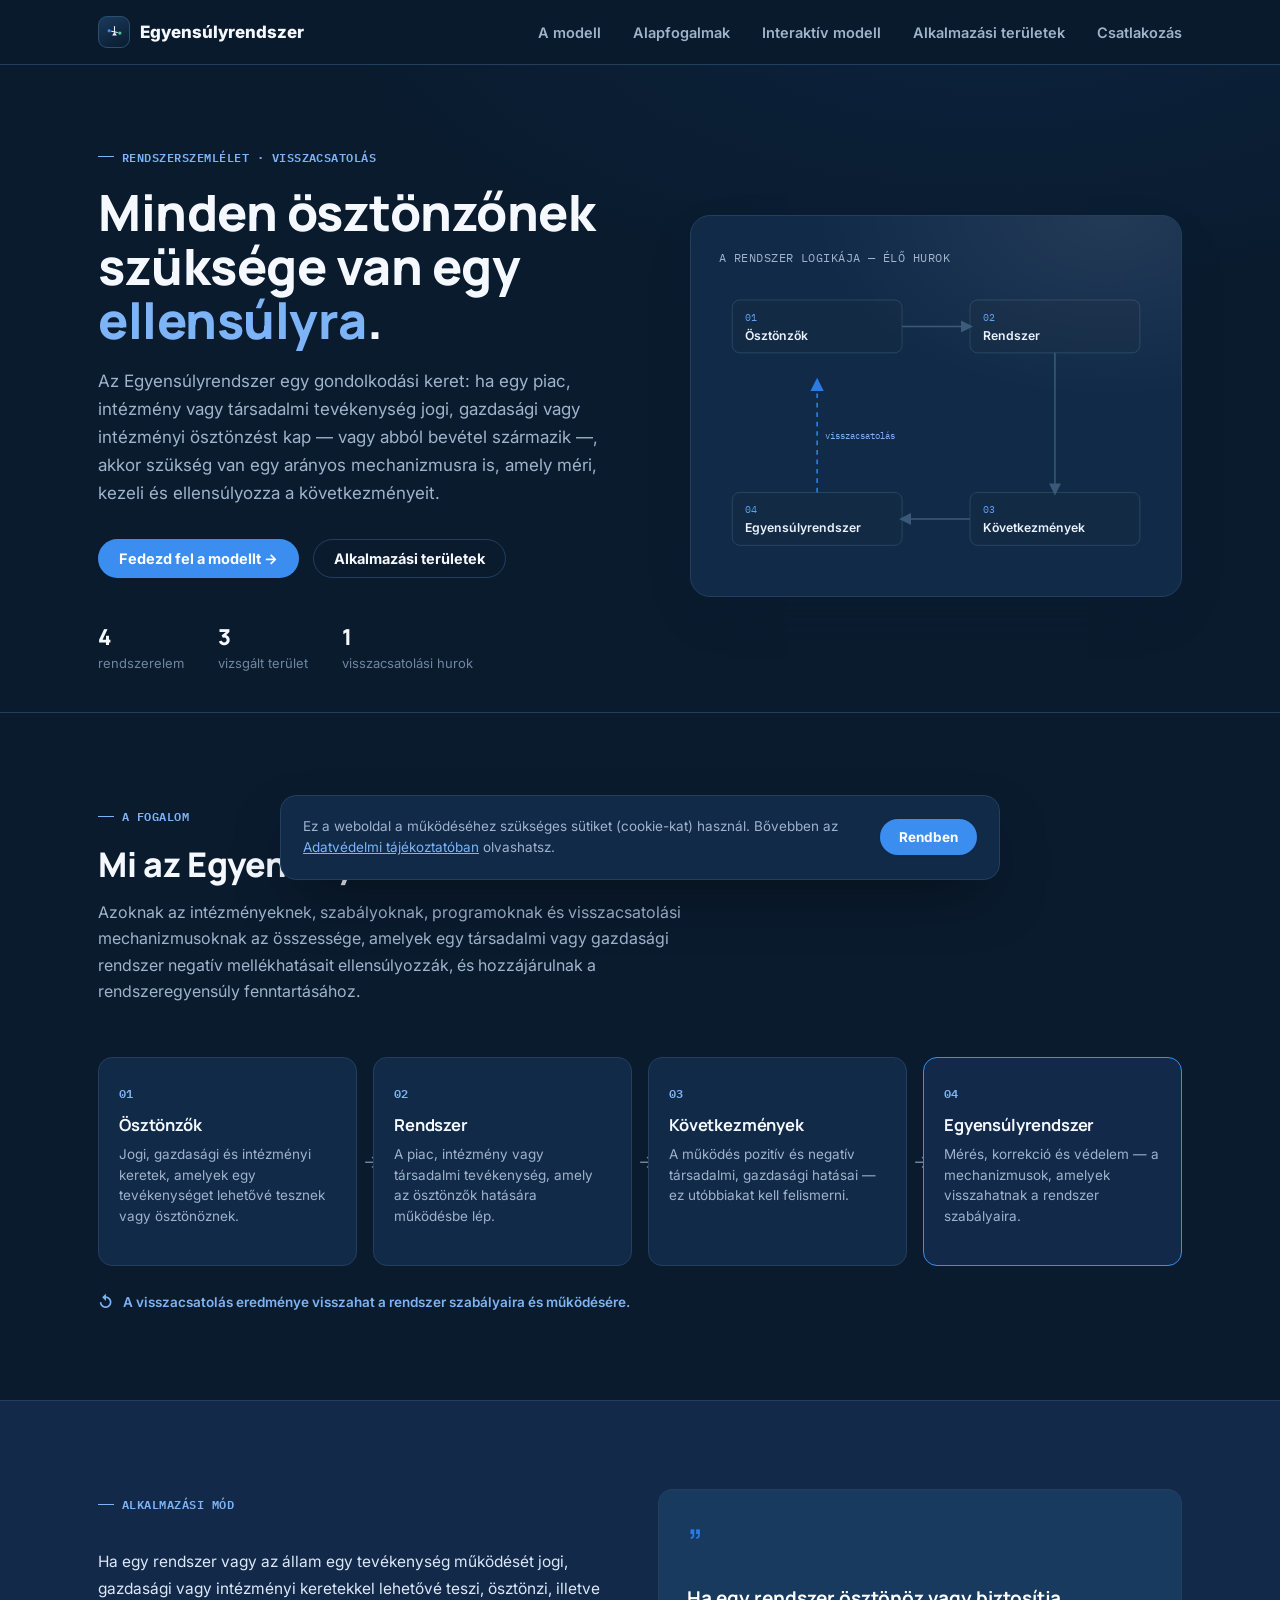
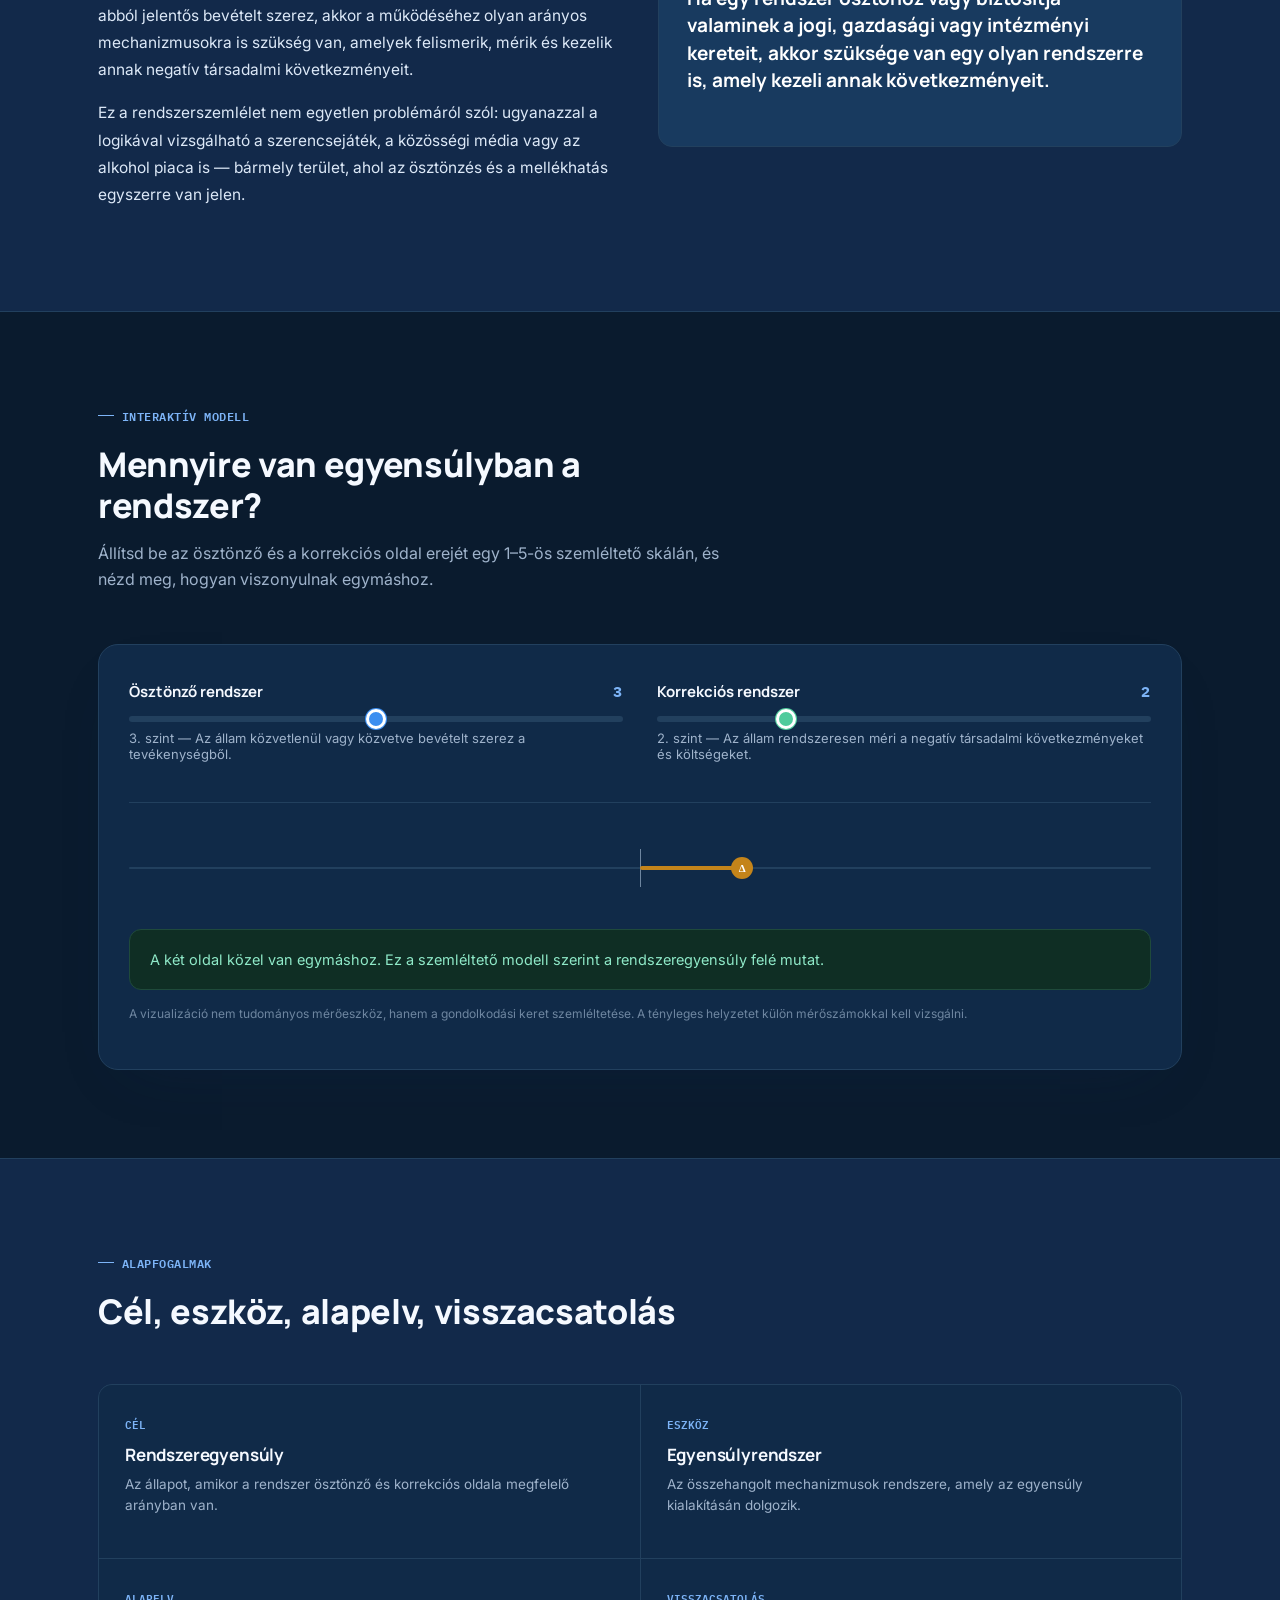
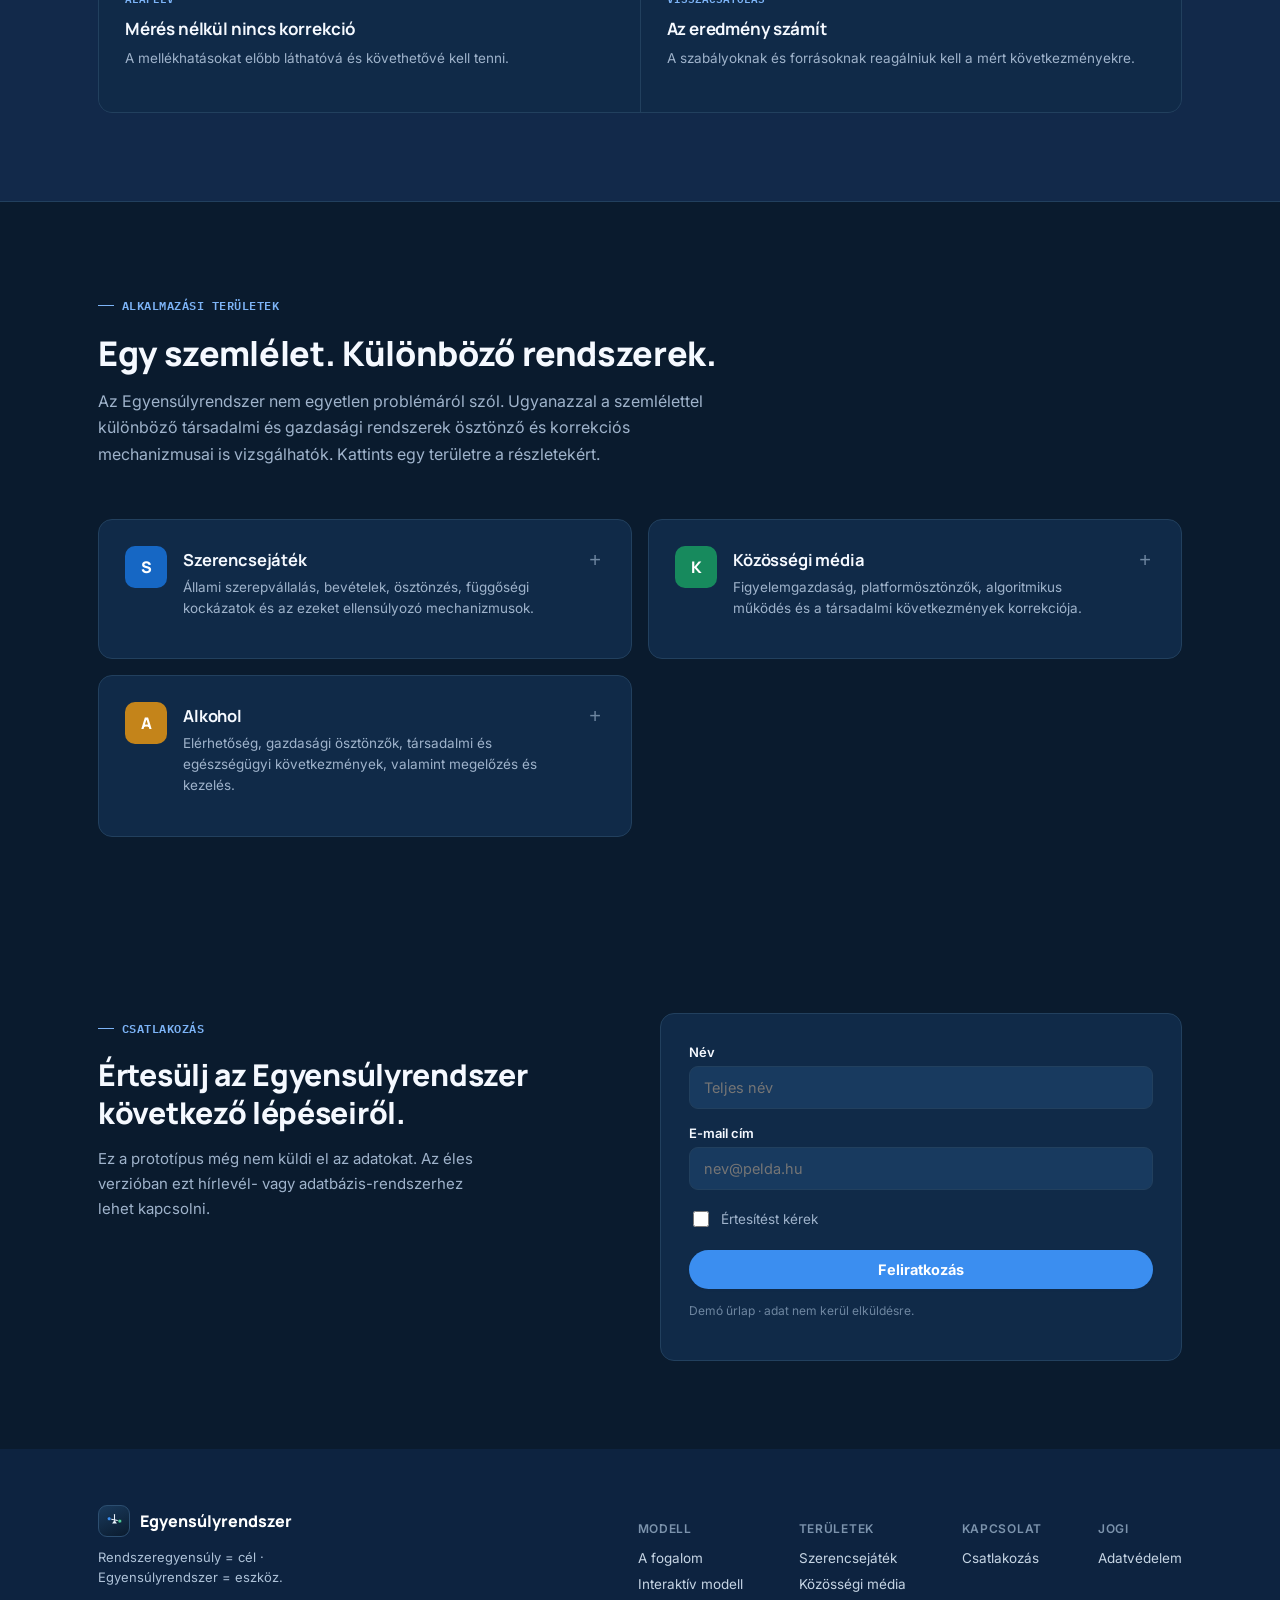
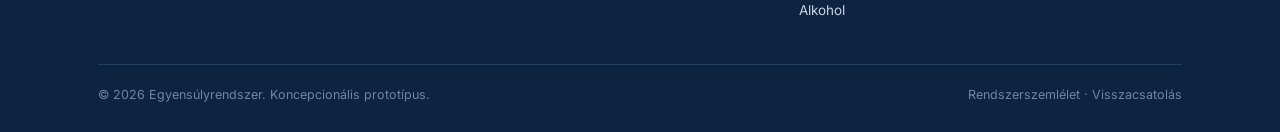
<file: index.html>
<!DOCTYPE html>
<html lang="hu">
<head>
<meta charset="UTF-8">
<meta name="viewport" content="width=device-width, initial-scale=1.0">
<title>Egyensúlyrendszer — Rendszerszemlélet a mellékhatások kezelésére</title>
<link rel="preconnect" href="https://fonts.googleapis.com">
<link href="https://fonts.googleapis.com/css2?family=Manrope:wght@500;700;800&family=Inter:wght@400;500;600&family=IBM+Plex+Mono:wght@500&display=swap" rel="stylesheet">
<link rel="stylesheet" href="assets/style.css">
<link rel="icon" type="image/svg+xml" href="assets/favicon.svg">
</head>
<body>

<header>
  <div class="header-inner">
    <a class="logo" href="#top">
      <span class="logo-mark" aria-hidden="true">
        <svg viewBox="0 0 32 32" width="19" height="19" xmlns="http://www.w3.org/2000/svg">
          <line x1="16" y1="6" x2="16" y2="15" stroke="#EAF2FC" stroke-width="1.8" stroke-linecap="round"/>
          <path d="M16 15 L12 21 L20 21 Z" fill="#EAF2FC"/>
          <line x1="7" y1="13" x2="25" y2="17" stroke="#EAF2FC" stroke-width="1.8" stroke-linecap="round"/>
          <circle cx="7" cy="13" r="3.3" fill="#3B8EF0" stroke="#0A1B2E" stroke-width="1"/>
          <circle cx="25" cy="17" r="3.3" fill="#4FCB9C" stroke="#0A1B2E" stroke-width="1"/>
        </svg>
      </span>
      Egyensúlyrendszer
    </a>
    <nav class="nav-links">
      <a href="#modell">A modell</a>
      <a href="#alapfogalmak">Alapfogalmak</a>
      <a href="#interaktiv">Interaktív modell</a>
      <a href="#teruletek">Alkalmazási területek</a>
      <a href="#csatlakozas">Csatlakozás</a>
    </nav>
  </div>
</header>

<main id="top">

  <!-- HERO -->
  <section class="hero" style="padding-top:76px;">
    <div class="wrap hero-grid">
      <div>
        <span class="eyebrow mono">RENDSZERSZEMLÉLET · VISSZACSATOLÁS</span>
        <h1 class="hero-title">Minden ösztönzőnek szüksége van egy <em>ellensúlyra</em>.</h1>
        <p class="hero-sub">Az Egyensúlyrendszer egy gondolkodási keret: ha egy piac, intézmény vagy társadalmi tevékenység jogi, gazdasági vagy intézményi ösztönzést kap — vagy abból bevétel származik —, akkor szükség van egy arányos mechanizmusra is, amely méri, kezeli és ellensúlyozza a következményeit.</p>
        <div class="hero-actions">
          <a class="btn btn-primary" href="#modell">Fedezd fel a modellt →</a>
          <a class="btn btn-ghost" href="#teruletek">Alkalmazási területek</a>
        </div>
        <div class="hero-stats">
          <div class="hero-stat"><b>4</b><span>rendszerelem</span></div>
          <div class="hero-stat"><b>3</b><span>vizsgált terület</span></div>
          <div class="hero-stat"><b>1</b><span>visszacsatolási hurok</span></div>
        </div>
      </div>

      <div class="diagram-card">
        <span class="diagram-label mono">A RENDSZER LOGIKÁJA — ÉLŐ HUROK</span>
        <svg class="loop-svg" viewBox="0 0 460 300" xmlns="http://www.w3.org/2000/svg" role="img" aria-label="Az Egyensúlyrendszer négy eleme körkörös visszacsatolásban: Ösztönzők, Rendszer, Következmények, Egyensúlyrendszer">
          <!-- nodes -->
          <g class="loop-node">
            <rect x="14" y="18" width="180" height="56" rx="8"></rect>
            <text x="28" y="40" class="num" font-size="11">01</text>
            <text x="28" y="60" font-size="13" font-weight="600">Ösztönzők</text>
          </g>
          <g class="loop-node">
            <rect x="266" y="18" width="180" height="56" rx="8"></rect>
            <text x="280" y="40" class="num" font-size="11">02</text>
            <text x="280" y="60" font-size="13" font-weight="600">Rendszer</text>
          </g>
          <g class="loop-node">
            <rect x="266" y="222" width="180" height="56" rx="8"></rect>
            <text x="280" y="244" class="num" font-size="11">03</text>
            <text x="280" y="264" font-size="13" font-weight="600">Következmények</text>
          </g>
          <g class="loop-node">
            <rect x="14" y="222" width="180" height="56" rx="8"></rect>
            <text x="28" y="244" class="num" font-size="11">04</text>
            <text x="28" y="264" font-size="13" font-weight="600">Egyensúlyrendszer</text>
          </g>

          <!-- forward flow -->
          <path class="flow-line" d="M194 46 H266" marker-end="url(#arrow)"></path>
          <path class="flow-line" d="M356 74 V222" marker-end="url(#arrow)"></path>
          <path class="flow-line" d="M266 250 H194" marker-end="url(#arrow)"></path>

          <!-- feedback loop -->
          <path class="feedback-line" d="M104 222 V104" marker-end="url(#arrowblue)"></path>
          <text x="112" y="165" class="feedback-tag">visszacsatolás</text>

          <defs>
            <marker id="arrow" markerWidth="8" markerHeight="8" refX="6" refY="4" orient="auto">
              <path d="M0,0 L8,4 L0,8 Z" fill="#3A5878"></path>
            </marker>
            <marker id="arrowblue" markerWidth="8" markerHeight="8" refX="6" refY="4" orient="auto">
              <path d="M0,0 L8,4 L0,8 Z" fill="#2C7BE5"></path>
            </marker>
          </defs>
        </svg>
      </div>
    </div>
  </section>

  <!-- MODELL / LOGIKA -->
  <section id="modell">
    <div class="wrap">
      <div class="section-head">
        <span class="eyebrow mono">A FOGALOM</span>
        <h2>Mi az Egyensúlyrendszer?</h2>
        <p>Azoknak az intézményeknek, szabályoknak, programoknak és visszacsatolási mechanizmusoknak az összessége, amelyek egy társadalmi vagy gazdasági rendszer negatív mellékhatásait ellensúlyozzák, és hozzájárulnak a rendszeregyensúly fenntartásához.</p>
      </div>

      <div class="flow-row">
        <div class="flow-step">
          <span class="num">01</span>
          <h3>Ösztönzők</h3>
          <p>Jogi, gazdasági és intézményi keretek, amelyek egy tevékenységet lehetővé tesznek vagy ösztönöznek.</p>
          <span class="flow-arrow">→</span>
        </div>
        <div class="flow-step">
          <span class="num">02</span>
          <h3>Rendszer</h3>
          <p>A piac, intézmény vagy társadalmi tevékenység, amely az ösztönzők hatására működésbe lép.</p>
          <span class="flow-arrow">→</span>
        </div>
        <div class="flow-step">
          <span class="num">03</span>
          <h3>Következmények</h3>
          <p>A működés pozitív és negatív társadalmi, gazdasági hatásai — ez utóbbiakat kell felismerni.</p>
          <span class="flow-arrow">→</span>
        </div>
        <div class="flow-step accent">
          <span class="num">04</span>
          <h3>Egyensúlyrendszer</h3>
          <p>Mérés, korrekció és védelem — a mechanizmusok, amelyek visszahatnak a rendszer szabályaira.</p>
        </div>
      </div>
      <div class="feedback-note"><span class="arrow-icon">↺</span> A visszacsatolás eredménye visszahat a rendszer szabályaira és működésére.</div>
    </div>
  </section>

  <!-- ALKALMAZÁSI MÓD / RULE -->
  <section class="band">
    <div class="wrap rule-callout">
      <div class="rule-text">
        <span class="eyebrow mono">ALKALMAZÁSI MÓD</span>
        <p>Ha egy rendszer vagy az állam egy tevékenység működését jogi, gazdasági vagy intézményi keretekkel lehetővé teszi, ösztönzi, illetve abból jelentős bevételt szerez, akkor a működéséhez olyan arányos mechanizmusokra is szükség van, amelyek felismerik, mérik és kezelik annak negatív társadalmi következményeit.</p>
        <p>Ez a rendszerszemlélet nem egyetlen problémáról szól: ugyanazzal a logikával vizsgálható a szerencsejáték, a közösségi média vagy az alkohol piaca is — bármely terület, ahol az ösztönzés és a mellékhatás egyszerre van jelen.</p>
      </div>
      <div class="rule-box">
        <div class="quote-mark">”</div>
        <p>Ha egy rendszer ösztönöz vagy biztosítja valaminek a jogi, gazdasági vagy intézményi kereteit, akkor szüksége van egy olyan rendszerre is, amely kezeli annak következményeit.</p>
      </div>
    </div>
  </section>

  <!-- INTERAKTÍV MODELL -->
  <section id="interaktiv">
    <div class="wrap">
      <div class="section-head">
        <span class="eyebrow mono">INTERAKTÍV MODELL</span>
        <h2>Mennyire van egyensúlyban a rendszer?</h2>
        <p>Állítsd be az ösztönző és a korrekciós oldal erejét egy 1–5-ös szemléltető skálán, és nézd meg, hogyan viszonyulnak egymáshoz.</p>
      </div>

      <div class="model-panel">
        <div class="slider-group">
          <div class="slider-block">
            <label>Ösztönző rendszer <span class="val mono" id="oszt-val">3</span></label>
            <input type="range" id="oszt" min="1" max="5" step="1" value="3" aria-describedby="oszt-desc">
            <div class="level-desc" id="oszt-desc"></div>
          </div>
          <div class="slider-block">
            <label>Korrekciós rendszer <span class="val mono" id="korr-val">2</span></label>
            <input type="range" id="korr" min="1" max="5" step="1" value="2" aria-describedby="korr-desc">
            <div class="level-desc" id="korr-desc"></div>
          </div>
        </div>

        <div class="balance-visual">
          <div class="beam-wrap">
            <div class="beam-track"></div>
            <div class="beam-mid"></div>
            <div class="beam-fill" id="beam-fill"></div>
            <div class="beam-marker" id="beam-marker">Δ</div>
          </div>
        </div>

        <div class="verdict" id="verdict"></div>
        <p class="model-disclaimer">A vizualizáció nem tudományos mérőeszköz, hanem a gondolkodási keret szemléltetése. A tényleges helyzetet külön mérőszámokkal kell vizsgálni.</p>
      </div>
    </div>
  </section>

  <!-- ELVEK -->
  <section class="band" id="alapfogalmak">
    <div class="wrap">
      <div class="section-head">
        <span class="eyebrow mono">ALAPFOGALMAK</span>
        <h2>Cél, eszköz, alapelv, visszacsatolás</h2>
      </div>
      <div class="principle-grid">
        <div class="principle">
          <span class="tag">CÉL</span>
          <h3>Rendszeregyensúly</h3>
          <p>Az állapot, amikor a rendszer ösztönző és korrekciós oldala megfelelő arányban van.</p>
        </div>
        <div class="principle">
          <span class="tag">ESZKÖZ</span>
          <h3>Egyensúlyrendszer</h3>
          <p>Az összehangolt mechanizmusok rendszere, amely az egyensúly kialakításán dolgozik.</p>
        </div>
        <div class="principle">
          <span class="tag">ALAPELV</span>
          <h3>Mérés nélkül nincs korrekció</h3>
          <p>A mellékhatásokat előbb láthatóvá és követhetővé kell tenni.</p>
        </div>
        <div class="principle">
          <span class="tag">VISSZACSATOLÁS</span>
          <h3>Az eredmény számít</h3>
          <p>A szabályoknak és forrásoknak reagálniuk kell a mért következményekre.</p>
        </div>
      </div>
    </div>
  </section>

  <!-- ALKALMAZÁSI TERÜLETEK -->
  <section id="teruletek">
    <div class="wrap">
      <div class="section-head">
        <span class="eyebrow mono">ALKALMAZÁSI TERÜLETEK</span>
        <h2>Egy szemlélet. Különböző rendszerek.</h2>
        <p>Az Egyensúlyrendszer nem egyetlen problémáról szól. Ugyanazzal a szemlélettel különböző társadalmi és gazdasági rendszerek ösztönző és korrekciós mechanizmusai is vizsgálhatók. Kattints egy területre a részletekért.</p>
      </div>

      <div class="area-grid" id="area-grid">
        <div class="area-card" tabindex="0" data-color="#1667C4">
          <div class="area-top">
            <span class="area-mark" style="background:#1667C4;">S</span>
            <div>
              <h3><a href="szerencsejatek/" style="color:inherit; text-decoration:none;">Szerencsejáték</a></h3>
              <p>Állami szerepvállalás, bevételek, ösztönzés, függőségi kockázatok és az ezeket ellensúlyozó mechanizmusok.</p>
            </div>
            <button class="area-toggle" aria-label="Részletek megnyitása">+</button>
          </div>
          <div class="area-detail">
            <div class="area-detail-inner">
              <ul>
                <li>Mérőszámok: függőségi arány, önkizárás, kezelésbe vontak száma, attitűdök</li>
                <li>Szabályok: reklámkorlát, életkor-ellenőrzés, tétlimitek, azonosítás</li>
                <li>Programok: prevenció, edukáció, kezelés, családsegítés</li>
                <li>Visszacsatolás: kutatás, jelentés, hatásvizsgálat, felülvizsgálat</li>
              </ul>
              <a class="area-link" href="szerencsejatek/">Teljes elemzés megnyitása →</a>
            </div>
          </div>
        </div>

        <div class="area-card" tabindex="0" data-color="#178A5D">
          <div class="area-top">
            <span class="area-mark" style="background:#178A5D;">K</span>
            <div>
              <h3><a href="kozossegi-media/" style="color:inherit; text-decoration:none;">Közösségi média</a></h3>
              <p>Figyelemgazdaság, platformösztönzők, algoritmikus működés és a társadalmi következmények korrekciója.</p>
            </div>
            <button class="area-toggle" aria-label="Részletek megnyitása">+</button>
          </div>
          <div class="area-detail">
            <div class="area-detail-inner">
              <ul>
                <li>Mérőszámok: képernyőidő, mentális egészségi mutatók, dezinformáció-terjedés</li>
                <li>Szabályok: életkor-ellenőrzés, átláthatósági kötelezettség, algoritmus-audit</li>
                <li>Programok: médiatudatosság, digitális jólléti eszközök</li>
                <li>Visszacsatolás: kutatás, platform-jelentések, szabályozói felülvizsgálat</li>
              </ul>
              <a class="area-link" href="kozossegi-media/">Teljes elemzés megnyitása →</a>
            </div>
          </div>
        </div>

        <div class="area-card" tabindex="0" data-color="#C4841A">
          <div class="area-top">
            <span class="area-mark" style="background:#C4841A;">A</span>
            <div>
              <h3><a href="alkohol/" style="color:inherit; text-decoration:none;">Alkohol</a></h3>
              <p>Elérhetőség, gazdasági ösztönzők, társadalmi és egészségügyi következmények, valamint megelőzés és kezelés.</p>
            </div>
            <button class="area-toggle" aria-label="Részletek megnyitása">+</button>
          </div>
          <div class="area-detail">
            <div class="area-detail-inner">
              <ul>
                <li>Mérőszámok: egy főre jutó fogyasztás, egészségügyi terhelés, közlekedési balesetek</li>
                <li>Szabályok: életkor-határ, árazás, reklámkorlátozás, kiszolgálási idő</li>
                <li>Programok: prevenció, addiktológiai kezelés, közösségi támogatás</li>
                <li>Visszacsatolás: népegészségügyi jelentés, hatásvizsgálat</li>
              </ul>
              <a class="area-link" href="alkohol/">Teljes elemzés megnyitása →</a>
            </div>
          </div>
        </div>
      </div>
    </div>
  </section>

  <!-- SIGNUP -->
  <section id="csatlakozas">
    <div class="wrap signup-wrap">
      <div>
        <span class="eyebrow mono">CSATLAKOZÁS</span>
        <h2 style="font-size:clamp(24px,3vw,30px); font-weight:800; color:var(--navy); line-height:1.25;">Értesülj az Egyensúlyrendszer következő lépéseiről.</h2>
        <p style="margin-top:16px; font-size:15px; color:var(--slate); line-height:1.65; max-width:44ch;">Ez a prototípus még nem küldi el az adatokat. Az éles verzióban ezt hírlevél- vagy adatbázis-rendszerhez lehet kapcsolni.</p>
      </div>

      <div class="signup-form">
        <form id="signup-form">
          <div class="field">
            <label for="name">Név</label>
            <input type="text" id="name" name="name" placeholder="Teljes név" required>
          </div>
          <div class="field">
            <label for="email">E-mail cím</label>
            <input type="email" id="email" name="email" placeholder="nev@pelda.hu" required>
          </div>
          <div class="check-row">
            <input type="checkbox" id="consent" required style="width:16px; height:16px;">
            <label for="consent">Értesítést kérek</label>
          </div>
          <button type="submit" class="btn btn-primary" style="width:100%; justify-content:center;">Feliratkozás</button>
          <p class="form-note">Demó űrlap · adat nem kerül elküldésre.</p>
          <div class="success-msg" id="signup-success">Köszönjük! Ez egy demó — a valós verzióban itt kapnál visszaigazolást.</div>
        </form>
      </div>
    </div>
  </section>

</main>

<footer>
  <div class="wrap">
    <div class="footer-top">
      <div>
        <div class="footer-logo">
          <span class="logo-mark" aria-hidden="true">
            <svg viewBox="0 0 32 32" width="19" height="19" xmlns="http://www.w3.org/2000/svg">
              <line x1="16" y1="6" x2="16" y2="15" stroke="#EAF2FC" stroke-width="1.8" stroke-linecap="round"/>
              <path d="M16 15 L12 21 L20 21 Z" fill="#EAF2FC"/>
              <line x1="7" y1="13" x2="25" y2="17" stroke="#EAF2FC" stroke-width="1.8" stroke-linecap="round"/>
              <circle cx="7" cy="13" r="3.3" fill="#3B8EF0" stroke="#0A1B2E" stroke-width="1"/>
              <circle cx="25" cy="17" r="3.3" fill="#4FCB9C" stroke="#0A1B2E" stroke-width="1"/>
            </svg>
          </span>
          Egyensúlyrendszer
        </div>
        <p class="footer-tag">Rendszeregyensúly = cél · Egyensúlyrendszer = eszköz.</p>
      </div>
      <div class="footer-cols">
        <div class="footer-col">
          <h4>Modell</h4>
          <a href="#modell">A fogalom</a>
          <a href="#interaktiv">Interaktív modell</a>
        </div>
        <div class="footer-col">
          <h4>Területek</h4>
          <a href="szerencsejatek/">Szerencsejáték</a>
          <a href="kozossegi-media/">Közösségi média</a>
          <a href="alkohol/">Alkohol</a>
        </div>
        <div class="footer-col">
          <h4>Kapcsolat</h4>
          <a href="#csatlakozas">Csatlakozás</a>
        </div>
        <div class="footer-col">
          <h4>Jogi</h4>
          <a href="adatvedelem/">Adatvédelem</a>
        </div>
      </div>
    </div>
    <div class="footer-bottom">
      <span>© 2026 Egyensúlyrendszer. Koncepcionális prototípus.</span>
      <span>Rendszerszemlélet · Visszacsatolás</span>
    </div>
  </div>
</footer>

<script>
  // ---------- Interactive model ----------
  const levelText = {
    oszt: {
      1:"Az állam nem ösztönzi és nem is szerez belőle bevételt.",
      2:"Az állam engedélyezi a működést, de nem ösztönzi aktívan.",
      3:"Az állam közvetlenül vagy közvetve bevételt szerez a tevékenységből.",
      4:"Az állam aktívan ösztönzi és jelentős bevételre támaszkodik belőle.",
      5:"A tevékenység az állami bevételek és politika szerves, ösztönzött része."
    },
    korr: {
      1:"Nincs rendszeres mérés vagy korrekciós mechanizmus.",
      2:"Az állam rendszeresen méri a negatív társadalmi következményeket és költségeket.",
      3:"Léteznek szabályok és programok, amelyek reagálnak a mért hatásokra.",
      4:"A korrekciós rendszer arányos forrásokkal és folyamatos felülvizsgálattal működik.",
      5:"A mérés, szabályozás és visszacsatolás teljesen összehangolt és arányos."
    }
  };

  const oszt = document.getElementById('oszt');
  const korr = document.getElementById('korr');
  const osztVal = document.getElementById('oszt-val');
  const korrVal = document.getElementById('korr-val');
  const osztDesc = document.getElementById('oszt-desc');
  const korrDesc = document.getElementById('korr-desc');
  const beamFill = document.getElementById('beam-fill');
  const beamMarker = document.getElementById('beam-marker');
  const verdict = document.getElementById('verdict');

  function updateModel(){
    const o = parseInt(oszt.value, 10);
    const k = parseInt(korr.value, 10);
    osztVal.textContent = o;
    korrVal.textContent = k;
    osztDesc.textContent = o + ". szint — " + levelText.oszt[o];
    korrDesc.textContent = k + ". szint — " + levelText.korr[k];

    const diff = o - k; // -4..4
    const pct = 50 + diff * 10; // marker position along beam, 10..90
    beamMarker.style.left = pct + '%';
    beamMarker.style.background = diff === 0 ? '#178A5D' : (Math.abs(diff) >= 3 ? '#B23A3A' : '#C4841A');

    if(diff >= 0){
      beamFill.style.left = '50%';
      beamFill.style.width = (pct - 50) + '%';
    } else {
      beamFill.style.left = pct + '%';
      beamFill.style.width = (50 - pct) + '%';
    }
    beamFill.style.background = diff === 0 ? '#178A5D' : (Math.abs(diff) >= 3 ? '#B23A3A' : '#C4841A');

    verdict.className = 'verdict';
    if(Math.abs(diff) <= 1){
      verdict.classList.add('verdict-balanced');
      verdict.textContent = 'A két oldal közel van egymáshoz. Ez a szemléltető modell szerint a rendszeregyensúly felé mutat.';
    } else if(Math.abs(diff) <= 2){
      verdict.classList.add('verdict-warn');
      verdict.textContent = diff > 0
        ? 'Az ösztönző oldal erősebb a korrekciós oldalnál — érdemes a mérési és korrekciós mechanizmusokat erősíteni.'
        : 'A korrekciós oldal erősebb az ösztönzésnél — a rendszer túlszabályozott lehet a tényleges kockázatokhoz képest.';
    } else {
      verdict.classList.add('verdict-strong');
      verdict.textContent = diff > 0
        ? 'Jelentős egyensúlytalanság: erős ösztönzés, gyenge korrekció. Ez a modell szerint magas kockázatú állapotot jelez.'
        : 'Jelentős egyensúlytalanság a korrekció javára: a szabályozás jóval erősebb, mint az ösztönzés mértéke indokolná.';
    }
  }

  oszt.addEventListener('input', updateModel);
  korr.addEventListener('input', updateModel);
  updateModel();

  // ---------- Area cards ----------
  document.querySelectorAll('.area-card').forEach(card => {
    function toggle(){
      const willOpen = !card.classList.contains('open');
      card.classList.toggle('open');
      const btn = card.querySelector('.area-toggle');
      btn.textContent = willOpen ? '×' : '+';
      btn.setAttribute('aria-label', willOpen ? 'Részletek bezárása' : 'Részletek megnyitása');
    }
    card.addEventListener('click', (e) => {
      if(e.target.tagName === 'A') return;
      toggle();
    });
    card.addEventListener('keydown', (e) => {
      if(e.key === 'Enter' || e.key === ' '){
        e.preventDefault();
        toggle();
      }
    });
  });

  // ---------- Signup demo ----------
  const signupForm = document.getElementById('signup-form');
  signupForm.addEventListener('submit', function(e){
    e.preventDefault();
    document.getElementById('signup-success').classList.add('show');
    signupForm.querySelectorAll('input').forEach(i => i.value = i.type === 'checkbox' ? false : '');
  });
</script>

<div class="cookie-banner" id="cookie-banner">
  <p>Ez a weboldal a működéséhez szükséges sütiket (cookie-kat) használ. Bővebben az <a href="adatvedelem/">Adatvédelmi tájékoztatóban</a> olvashatsz.</p>
  <div class="cookie-banner-actions">
    <button class="btn btn-primary" id="cookie-accept">Rendben</button>
  </div>
</div>

<script>
  (function(){
    var banner = document.getElementById('cookie-banner');
    var accept = document.getElementById('cookie-accept');
    if(!banner || !accept) return;
    if(!localStorage.getItem('cookie-consent')){
      setTimeout(function(){ banner.classList.add('show'); }, 500);
    }
    accept.addEventListener('click', function(){
      localStorage.setItem('cookie-consent', 'accepted');
      banner.classList.remove('show');
    });
  })();
</script>

</body>
</html>
</file>
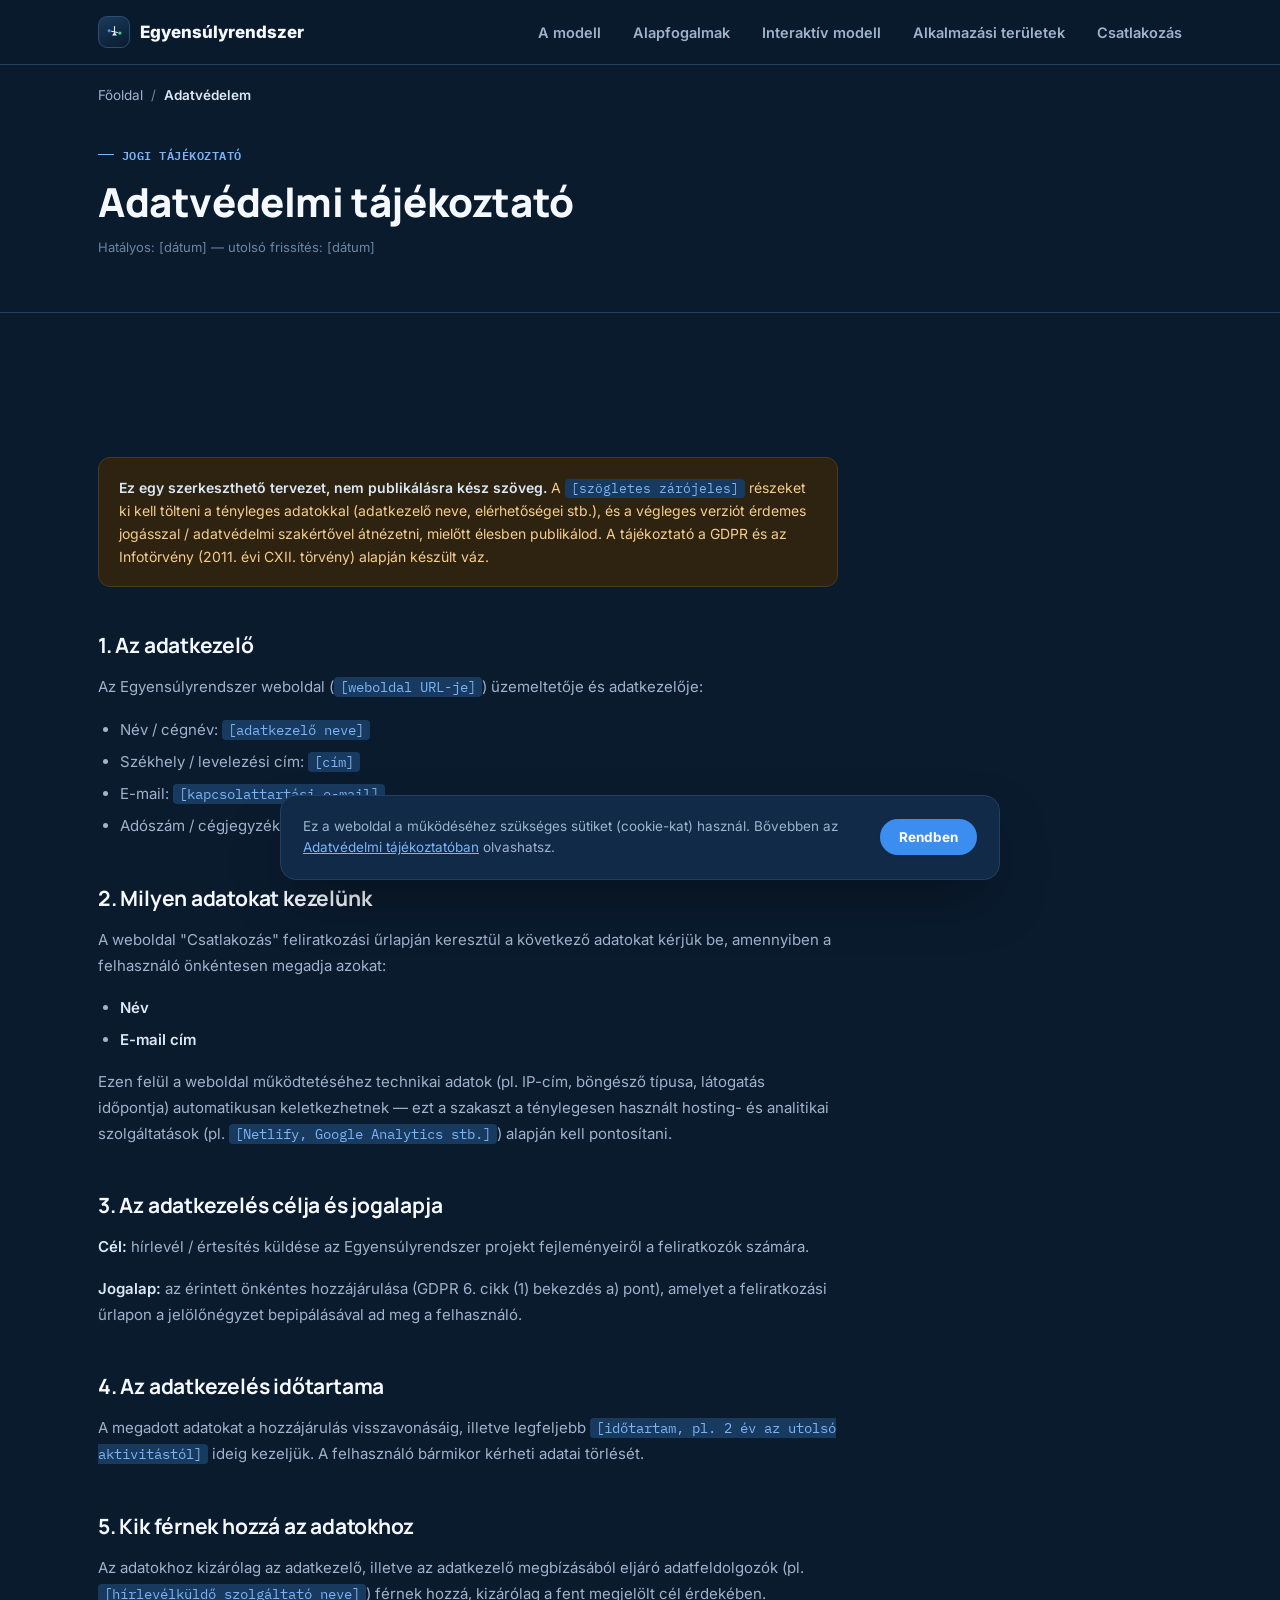
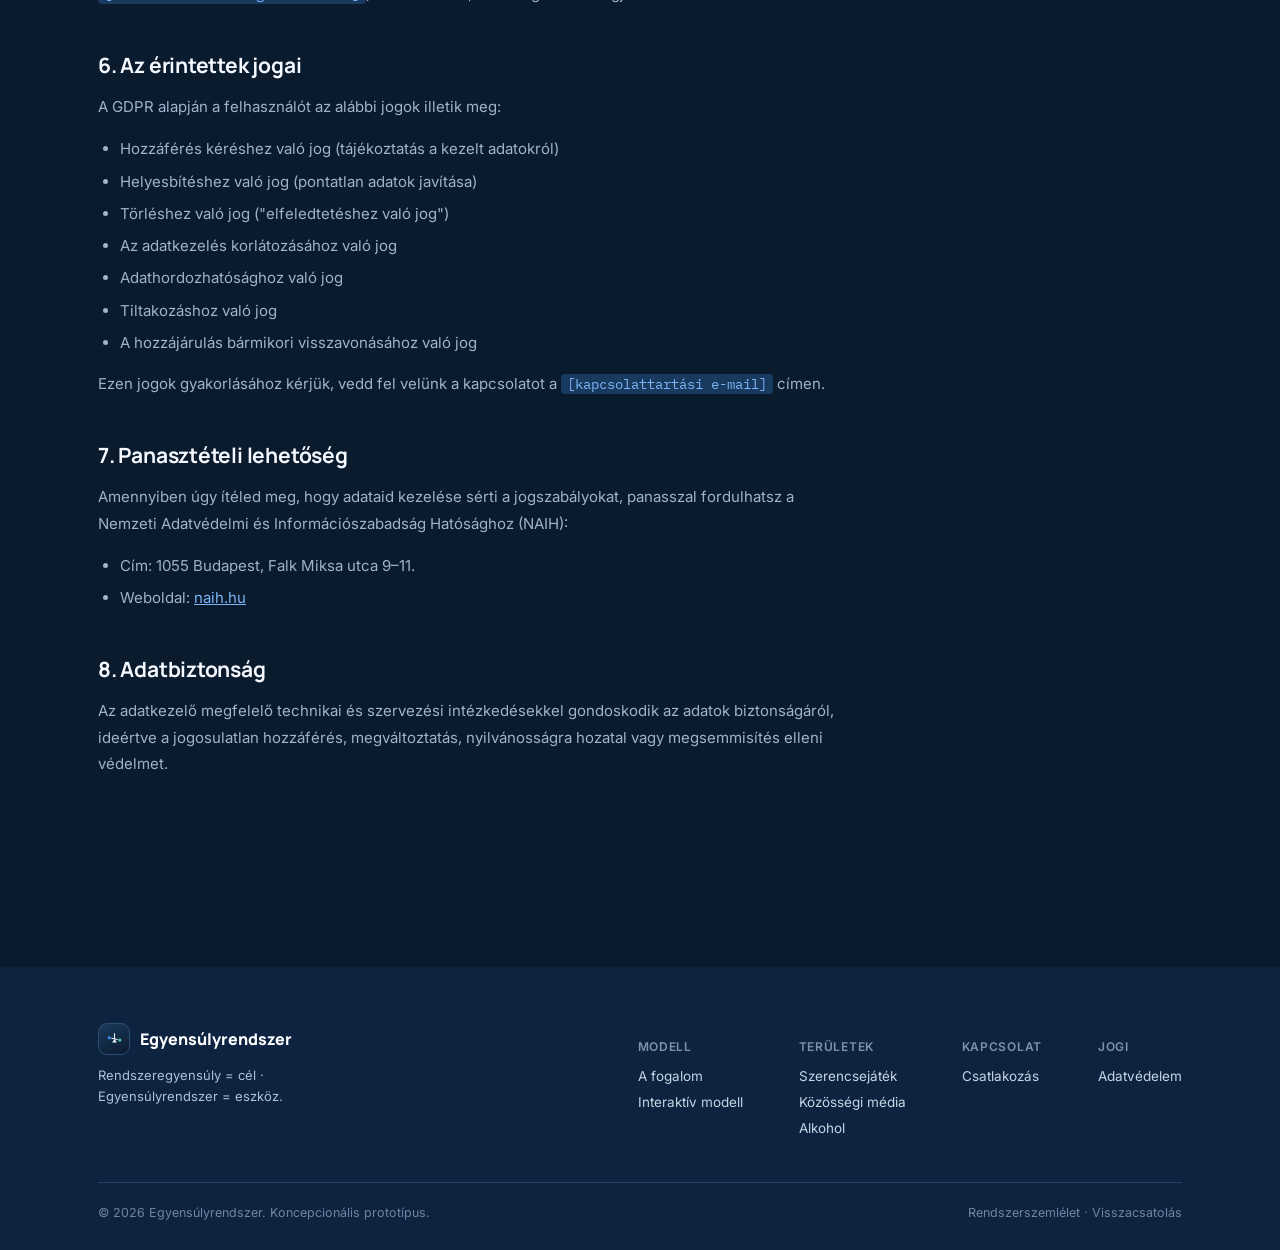
<file: adatvedelem/index.html>
<!DOCTYPE html>
<html lang="hu">
<head>
<meta charset="UTF-8">
<meta name="viewport" content="width=device-width, initial-scale=1.0">
<title>Adatvédelmi tájékoztató — Egyensúlyrendszer</title>
<link rel="preconnect" href="https://fonts.googleapis.com">
<link href="https://fonts.googleapis.com/css2?family=Manrope:wght@500;700;800&family=Inter:wght@400;500;600&family=IBM+Plex+Mono:wght@500&display=swap" rel="stylesheet">
<link rel="stylesheet" href="../assets/style.css">
<link rel="icon" type="image/svg+xml" href="../assets/favicon.svg">
</head>
<body>

<header>
  <div class="header-inner">
    <a class="logo" href="../index.html">
      <span class="logo-mark" aria-hidden="true">
        <svg viewBox="0 0 32 32" width="19" height="19" xmlns="http://www.w3.org/2000/svg">
          <line x1="16" y1="6" x2="16" y2="15" stroke="#EAF2FC" stroke-width="1.8" stroke-linecap="round"/>
          <path d="M16 15 L12 21 L20 21 Z" fill="#EAF2FC"/>
          <line x1="7" y1="13" x2="25" y2="17" stroke="#EAF2FC" stroke-width="1.8" stroke-linecap="round"/>
          <circle cx="7" cy="13" r="3.3" fill="#3B8EF0" stroke="#0A1B2E" stroke-width="1"/>
          <circle cx="25" cy="17" r="3.3" fill="#4FCB9C" stroke="#0A1B2E" stroke-width="1"/>
        </svg>
      </span>
      Egyensúlyrendszer
    </a>
    <nav class="nav-links">
      <a href="../index.html#modell">A modell</a>
      <a href="../index.html#alapfogalmak">Alapfogalmak</a>
      <a href="../index.html#interaktiv">Interaktív modell</a>
      <a href="../index.html#teruletek">Alkalmazási területek</a>
      <a href="../index.html#csatlakozas">Csatlakozás</a>
    </nav>
  </div>
</header>

<main>
  <div class="wrap">
    <div class="breadcrumb">
      <a href="../index.html">Főoldal</a><span class="sep">/</span>
      <span class="current">Adatvédelem</span>
    </div>
  </div>

  <section class="legal-hero">
    <div class="wrap">
      <span class="eyebrow mono">JOGI TÁJÉKOZTATÓ</span>
      <h1>Adatvédelmi tájékoztató</h1>
      <p class="updated">Hatályos: <span class="placeholder">[dátum]</span> — utolsó frissítés: <span class="placeholder">[dátum]</span></p>
    </div>
  </section>

  <section>
    <div class="wrap">
      <div class="legal-content">

        <div class="legal-notice">
          <strong>Ez egy szerkeszthető tervezet, nem publikálásra kész szöveg.</strong>
          A <span class="placeholder">[szögletes zárójeles]</span> részeket ki kell tölteni a
          tényleges adatokkal (adatkezelő neve, elérhetőségei stb.), és a végleges verziót
          érdemes jogásszal / adatvédelmi szakértővel átnézetni, mielőtt élesben publikálod.
          A tájékoztató a GDPR és az Infotörvény (2011. évi CXII. törvény) alapján készült váz.
        </div>

        <h2>1. Az adatkezelő</h2>
        <p>
          Az Egyensúlyrendszer weboldal (<span class="placeholder">[weboldal URL-je]</span>)
          üzemeltetője és adatkezelője:
        </p>
        <ul>
          <li>Név / cégnév: <span class="placeholder">[adatkezelő neve]</span></li>
          <li>Székhely / levelezési cím: <span class="placeholder">[cím]</span></li>
          <li>E-mail: <span class="placeholder">[kapcsolattartási e-mail]</span></li>
          <li>Adószám / cégjegyzékszám (ha releváns): <span class="placeholder">[szám]</span></li>
        </ul>

        <h2>2. Milyen adatokat kezelünk</h2>
        <p>
          A weboldal "Csatlakozás" feliratkozási űrlapján keresztül a következő adatokat
          kérjük be, amennyiben a felhasználó önkéntesen megadja azokat:
        </p>
        <ul>
          <li><strong>Név</strong></li>
          <li><strong>E-mail cím</strong></li>
        </ul>
        <p>
          Ezen felül a weboldal működtetéséhez technikai adatok (pl. IP-cím, böngésző típusa,
          látogatás időpontja) automatikusan keletkezhetnek — ezt a szakaszt a ténylegesen
          használt hosting- és analitikai szolgáltatások (pl. <span class="placeholder">[Netlify, Google Analytics stb.]</span>)
          alapján kell pontosítani.
        </p>

        <h2>3. Az adatkezelés célja és jogalapja</h2>
        <p>
          <strong>Cél:</strong> hírlevél / értesítés küldése az Egyensúlyrendszer projekt
          fejleményeiről a feliratkozók számára.
        </p>
        <p>
          <strong>Jogalap:</strong> az érintett önkéntes hozzájárulása (GDPR 6. cikk (1) bekezdés a) pont),
          amelyet a feliratkozási űrlapon a jelölőnégyzet bepipálásával ad meg a felhasználó.
        </p>

        <h2>4. Az adatkezelés időtartama</h2>
        <p>
          A megadott adatokat a hozzájárulás visszavonásáig, illetve legfeljebb
          <span class="placeholder">[időtartam, pl. 2 év az utolsó aktivitástól]</span> ideig kezeljük.
          A felhasználó bármikor kérheti adatai törlését.
        </p>

        <h2>5. Kik férnek hozzá az adatokhoz</h2>
        <p>
          Az adatokhoz kizárólag az adatkezelő, illetve az adatkezelő megbízásából eljáró
          adatfeldolgozók (pl. <span class="placeholder">[hírlevélküldő szolgáltató neve]</span>)
          férnek hozzá, kizárólag a fent megjelölt cél érdekében.
        </p>

        <h2>6. Az érintettek jogai</h2>
        <p>A GDPR alapján a felhasználót az alábbi jogok illetik meg:</p>
        <ul>
          <li>Hozzáférés kéréshez való jog (tájékoztatás a kezelt adatokról)</li>
          <li>Helyesbítéshez való jog (pontatlan adatok javítása)</li>
          <li>Törléshez való jog ("elfeledtetéshez való jog")</li>
          <li>Az adatkezelés korlátozásához való jog</li>
          <li>Adathordozhatósághoz való jog</li>
          <li>Tiltakozáshoz való jog</li>
          <li>A hozzájárulás bármikori visszavonásához való jog</li>
        </ul>
        <p>
          Ezen jogok gyakorlásához kérjük, vedd fel velünk a kapcsolatot a
          <span class="placeholder">[kapcsolattartási e-mail]</span> címen.
        </p>

        <h2>7. Panasztételi lehetőség</h2>
        <p>
          Amennyiben úgy ítéled meg, hogy adataid kezelése sérti a jogszabályokat, panasszal
          fordulhatsz a Nemzeti Adatvédelmi és Információszabadság Hatósághoz (NAIH):
        </p>
        <ul>
          <li>Cím: 1055 Budapest, Falk Miksa utca 9–11.</li>
          <li>Weboldal: <a href="https://naih.hu" target="_blank" rel="noopener">naih.hu</a></li>
        </ul>

        <h2>8. Adatbiztonság</h2>
        <p>
          Az adatkezelő megfelelő technikai és szervezési intézkedésekkel gondoskodik az
          adatok biztonságáról, ideértve a jogosulatlan hozzáférés, megváltoztatás,
          nyilvánosságra hozatal vagy megsemmisítés elleni védelmet.
        </p>

      </div>
    </div>
  </section>
</main>

<footer>
  <div class="wrap">
    <div class="footer-top">
      <div>
        <div class="footer-logo">
          <span class="logo-mark" aria-hidden="true">
            <svg viewBox="0 0 32 32" width="19" height="19" xmlns="http://www.w3.org/2000/svg">
              <line x1="16" y1="6" x2="16" y2="15" stroke="#EAF2FC" stroke-width="1.8" stroke-linecap="round"/>
              <path d="M16 15 L12 21 L20 21 Z" fill="#EAF2FC"/>
              <line x1="7" y1="13" x2="25" y2="17" stroke="#EAF2FC" stroke-width="1.8" stroke-linecap="round"/>
              <circle cx="7" cy="13" r="3.3" fill="#3B8EF0" stroke="#0A1B2E" stroke-width="1"/>
              <circle cx="25" cy="17" r="3.3" fill="#4FCB9C" stroke="#0A1B2E" stroke-width="1"/>
            </svg>
          </span>
          Egyensúlyrendszer
        </div>
        <p class="footer-tag">Rendszeregyensúly = cél · Egyensúlyrendszer = eszköz.</p>
      </div>
      <div class="footer-cols">
        <div class="footer-col">
          <h4>Modell</h4>
          <a href="../index.html#modell">A fogalom</a>
          <a href="../index.html#interaktiv">Interaktív modell</a>
        </div>
        <div class="footer-col">
          <h4>Területek</h4>
          <a href="../szerencsejatek/">Szerencsejáték</a>
          <a href="../kozossegi-media/">Közösségi média</a>
          <a href="../alkohol/">Alkohol</a>
        </div>
        <div class="footer-col">
          <h4>Kapcsolat</h4>
          <a href="../index.html#csatlakozas">Csatlakozás</a>
        </div>
        <div class="footer-col">
          <h4>Jogi</h4>
          <a href="../adatvedelem/">Adatvédelem</a>
        </div>
      </div>
    </div>
    <div class="footer-bottom">
      <span>© 2026 Egyensúlyrendszer. Koncepcionális prototípus.</span>
      <span>Rendszerszemlélet · Visszacsatolás</span>
    </div>
  </div>
</footer>


<div class="cookie-banner" id="cookie-banner">
  <p>Ez a weboldal a működéséhez szükséges sütiket (cookie-kat) használ. Bővebben az <a href="../adatvedelem/">Adatvédelmi tájékoztatóban</a> olvashatsz.</p>
  <div class="cookie-banner-actions">
    <button class="btn btn-primary" id="cookie-accept">Rendben</button>
  </div>
</div>

<script>
  (function(){
    var banner = document.getElementById('cookie-banner');
    var accept = document.getElementById('cookie-accept');
    if(!banner || !accept) return;
    if(!localStorage.getItem('cookie-consent')){
      setTimeout(function(){ banner.classList.add('show'); }, 500);
    }
    accept.addEventListener('click', function(){
      localStorage.setItem('cookie-consent', 'accepted');
      banner.classList.remove('show');
    });
  })();
</script>

</body>
</html>
</file>
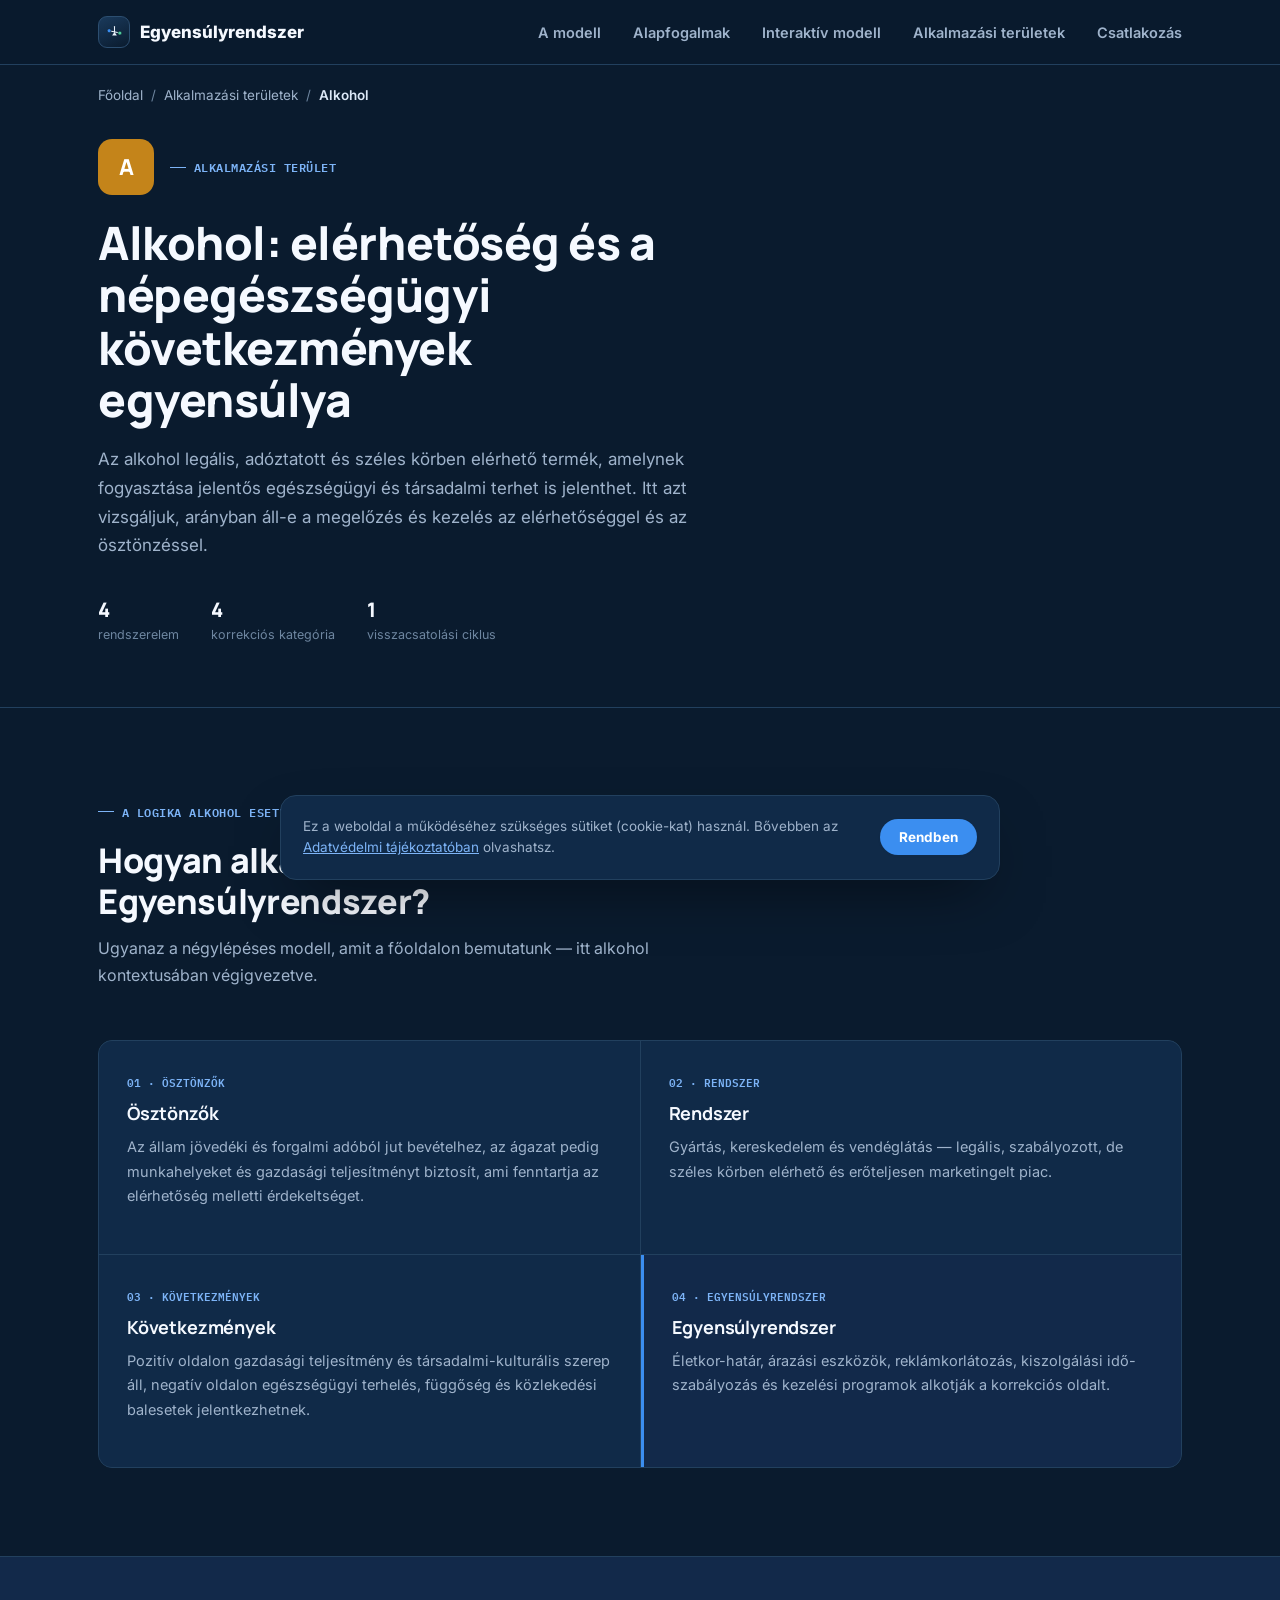
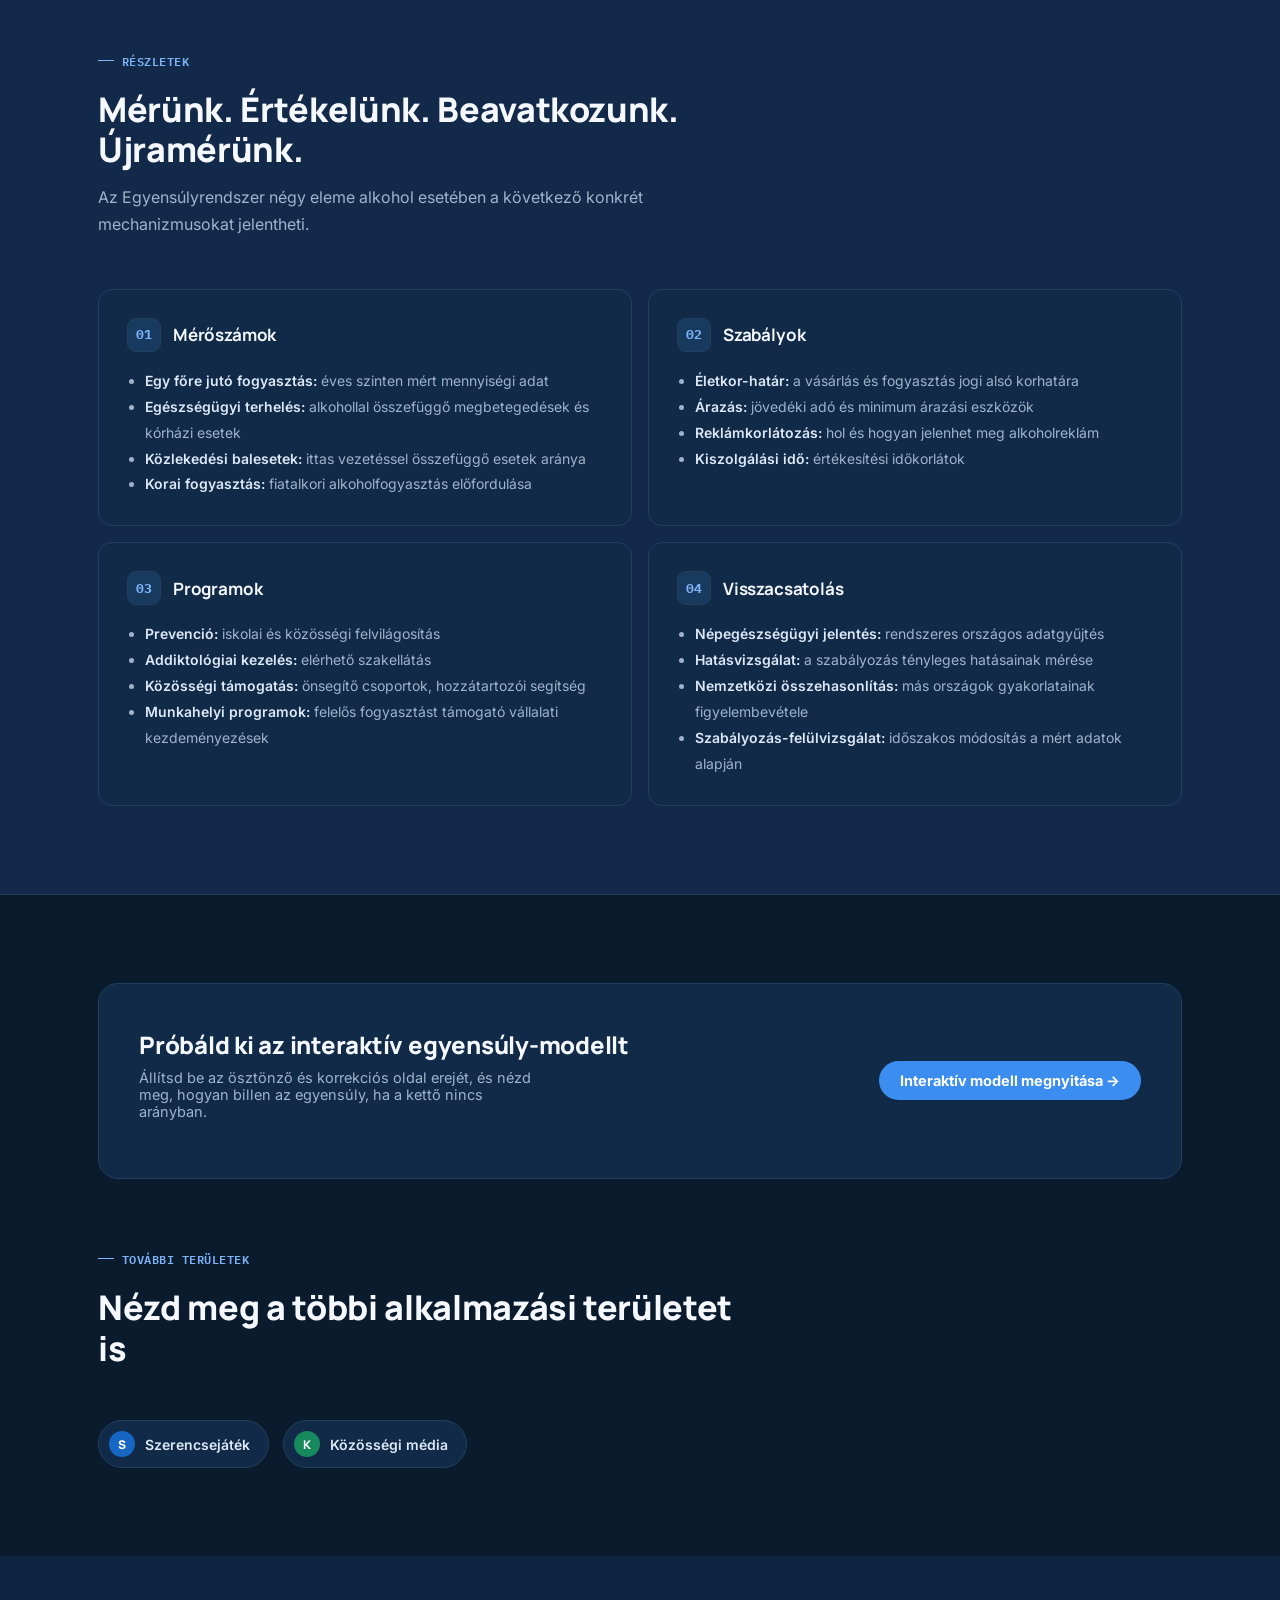
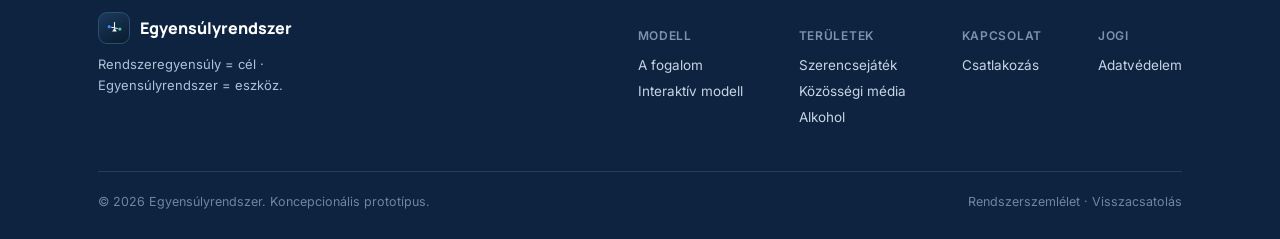
<file: alkohol/index.html>
<!DOCTYPE html>
<html lang="hu">
<head>
<meta charset="UTF-8">
<meta name="viewport" content="width=device-width, initial-scale=1.0">
<title>Alkohol — Egyensúlyrendszer</title>
<link rel="preconnect" href="https://fonts.googleapis.com">
<link href="https://fonts.googleapis.com/css2?family=Manrope:wght@500;700;800&family=Inter:wght@400;500;600&family=IBM+Plex+Mono:wght@500&display=swap" rel="stylesheet">
<link rel="stylesheet" href="../assets/style.css">
<link rel="icon" type="image/svg+xml" href="../assets/favicon.svg">
</head>
<body>

<header>
  <div class="header-inner">
    <a class="logo" href="../index.html">
      <span class="logo-mark" aria-hidden="true">
        <svg viewBox="0 0 32 32" width="19" height="19" xmlns="http://www.w3.org/2000/svg">
          <line x1="16" y1="6" x2="16" y2="15" stroke="#EAF2FC" stroke-width="1.8" stroke-linecap="round"/>
          <path d="M16 15 L12 21 L20 21 Z" fill="#EAF2FC"/>
          <line x1="7" y1="13" x2="25" y2="17" stroke="#EAF2FC" stroke-width="1.8" stroke-linecap="round"/>
          <circle cx="7" cy="13" r="3.3" fill="#3B8EF0" stroke="#0A1B2E" stroke-width="1"/>
          <circle cx="25" cy="17" r="3.3" fill="#4FCB9C" stroke="#0A1B2E" stroke-width="1"/>
        </svg>
      </span>
      Egyensúlyrendszer
    </a>
    <nav class="nav-links">
      <a href="../index.html#modell">A modell</a>
      <a href="../index.html#alapfogalmak">Alapfogalmak</a>
      <a href="../index.html#interaktiv">Interaktív modell</a>
      <a href="../index.html#teruletek">Alkalmazási területek</a>
      <a href="../index.html#csatlakozas">Csatlakozás</a>
    </nav>
  </div>
</header>

<main>
  <div class="wrap">
    <div class="breadcrumb">
      <a href="../index.html">Főoldal</a><span class="sep">/</span>
      <a href="../index.html#teruletek">Alkalmazási területek</a><span class="sep">/</span>
      <span class="current">Alkohol</span>
    </div>
  </div>

  <section class="area-hero">
    <div class="wrap">
      <div class="area-hero-top">
        <span class="area-mark-lg" style="background:#C4841A;">A</span>
        <span class="eyebrow mono">ALKALMAZÁSI TERÜLET</span>
      </div>
      <h1>Alkohol: elérhetőség és a népegészségügyi következmények egyensúlya</h1>
      <p class="lead">Az alkohol legális, adóztatott és széles körben elérhető termék, amelynek fogyasztása jelentős egészségügyi és társadalmi terhet is jelenthet. Itt azt vizsgáljuk, arányban áll-e a megelőzés és kezelés az elérhetőséggel és az ösztönzéssel.</p>
      <div class="area-facts">
        <div class="area-fact"><b>4</b><span>rendszerelem</span></div>
        <div class="area-fact"><b>4</b><span>korrekciós kategória</span></div>
        <div class="area-fact"><b>1</b><span>visszacsatolási ciklus</span></div>
      </div>
    </div>
  </section>

  <section>
    <div class="wrap">
      <div class="section-head">
        <span class="eyebrow mono">A LOGIKA ALKOHOL ESETÉBEN</span>
        <h2>Hogyan alkalmazható itt az Egyensúlyrendszer?</h2>
        <p>Ugyanaz a négylépéses modell, amit a főoldalon bemutatunk — itt alkohol kontextusában végigvezetve.</p>
      </div>
      <div class="narrative-grid">
        <div class="narrative-card">
          <span class="tag">01 · ÖSZTÖNZŐK</span>
          <h3>Ösztönzők</h3>
          <p>Az állam jövedéki és forgalmi adóból jut bevételhez, az ágazat pedig munkahelyeket és gazdasági teljesítményt biztosít, ami fenntartja az elérhetőség melletti érdekeltséget.</p>
        </div>
        <div class="narrative-card">
          <span class="tag">02 · RENDSZER</span>
          <h3>Rendszer</h3>
          <p>Gyártás, kereskedelem és vendéglátás — legális, szabályozott, de széles körben elérhető és erőteljesen marketingelt piac.</p>
        </div>
        <div class="narrative-card">
          <span class="tag">03 · KÖVETKEZMÉNYEK</span>
          <h3>Következmények</h3>
          <p>Pozitív oldalon gazdasági teljesítmény és társadalmi-kulturális szerep áll, negatív oldalon egészségügyi terhelés, függőség és közlekedési balesetek jelentkezhetnek.</p>
        </div>
        <div class="narrative-card" style="background:#12294A; border-left:3px solid #3B8EF0;">
          <span class="tag">04 · EGYENSÚLYRENDSZER</span>
          <h3>Egyensúlyrendszer</h3>
          <p>Életkor-határ, árazási eszközök, reklámkorlátozás, kiszolgálási idő-szabályozás és kezelési programok alkotják a korrekciós oldalt.</p>
        </div>
      </div>
    </div>
  </section>

  <section class="band">
    <div class="wrap">
      <div class="section-head">
        <span class="eyebrow mono">RÉSZLETEK</span>
        <h2>Mérünk. Értékelünk. Beavatkozunk. Újramérünk.</h2>
        <p>Az Egyensúlyrendszer négy eleme alkohol esetében a következő konkrét mechanizmusokat jelentheti.</p>
      </div>
      <div class="detail-grid">
      <div class="detail-card">
        <div class="icon-row">
          <span class="num-badge">01</span>
          <h3>Mérőszámok</h3>
        </div>
        <ul>
            <li><strong>Egy főre jutó fogyasztás:</strong> éves szinten mért mennyiségi adat</li>
            <li><strong>Egészségügyi terhelés:</strong> alkohollal összefüggő megbetegedések és kórházi esetek</li>
            <li><strong>Közlekedési balesetek:</strong> ittas vezetéssel összefüggő esetek aránya</li>
            <li><strong>Korai fogyasztás:</strong> fiatalkori alkoholfogyasztás előfordulása</li>
        </ul>
      </div>
      <div class="detail-card">
        <div class="icon-row">
          <span class="num-badge">02</span>
          <h3>Szabályok</h3>
        </div>
        <ul>
            <li><strong>Életkor-határ:</strong> a vásárlás és fogyasztás jogi alsó korhatára</li>
            <li><strong>Árazás:</strong> jövedéki adó és minimum árazási eszközök</li>
            <li><strong>Reklámkorlátozás:</strong> hol és hogyan jelenhet meg alkoholreklám</li>
            <li><strong>Kiszolgálási idő:</strong> értékesítési időkorlátok</li>
        </ul>
      </div>
      <div class="detail-card">
        <div class="icon-row">
          <span class="num-badge">03</span>
          <h3>Programok</h3>
        </div>
        <ul>
            <li><strong>Prevenció:</strong> iskolai és közösségi felvilágosítás</li>
            <li><strong>Addiktológiai kezelés:</strong> elérhető szakellátás</li>
            <li><strong>Közösségi támogatás:</strong> önsegítő csoportok, hozzátartozói segítség</li>
            <li><strong>Munkahelyi programok:</strong> felelős fogyasztást támogató vállalati kezdeményezések</li>
        </ul>
      </div>
      <div class="detail-card">
        <div class="icon-row">
          <span class="num-badge">04</span>
          <h3>Visszacsatolás</h3>
        </div>
        <ul>
            <li><strong>Népegészségügyi jelentés:</strong> rendszeres országos adatgyűjtés</li>
            <li><strong>Hatásvizsgálat:</strong> a szabályozás tényleges hatásainak mérése</li>
            <li><strong>Nemzetközi összehasonlítás:</strong> más országok gyakorlatainak figyelembevétele</li>
            <li><strong>Szabályozás-felülvizsgálat:</strong> időszakos módosítás a mért adatok alapján</li>
        </ul>
      </div>
      </div>
    </div>
  </section>

  <section>
    <div class="wrap">
      <div class="cta-band">
        <div>
          <h3>Próbáld ki az interaktív egyensúly-modellt</h3>
          <p>Állítsd be az ösztönző és korrekciós oldal erejét, és nézd meg, hogyan billen az egyensúly, ha a kettő nincs arányban.</p>
        </div>
        <a class="btn btn-primary" href="../index.html#interaktiv">Interaktív modell megnyitása →</a>
      </div>

      <div class="section-head" style="margin-top:64px;">
        <span class="eyebrow mono">TOVÁBBI TERÜLETEK</span>
        <h2>Nézd meg a többi alkalmazási területet is</h2>
      </div>
      <div class="other-areas">
        <a class="other-area-chip" href="../szerencsejatek/">
          <span class="dot" style="background:#1667C4;">S</span>
          Szerencsejáték
        </a>
        <a class="other-area-chip" href="../kozossegi-media/">
          <span class="dot" style="background:#178A5D;">K</span>
          Közösségi média
        </a>
      </div>
    </div>
  </section>
</main>

<footer>
  <div class="wrap">
    <div class="footer-top">
      <div>
        <div class="footer-logo">
          <span class="logo-mark" aria-hidden="true">
            <svg viewBox="0 0 32 32" width="19" height="19" xmlns="http://www.w3.org/2000/svg">
          <line x1="16" y1="6" x2="16" y2="15" stroke="#EAF2FC" stroke-width="1.8" stroke-linecap="round"/>
          <path d="M16 15 L12 21 L20 21 Z" fill="#EAF2FC"/>
          <line x1="7" y1="13" x2="25" y2="17" stroke="#EAF2FC" stroke-width="1.8" stroke-linecap="round"/>
          <circle cx="7" cy="13" r="3.3" fill="#3B8EF0" stroke="#0A1B2E" stroke-width="1"/>
          <circle cx="25" cy="17" r="3.3" fill="#4FCB9C" stroke="#0A1B2E" stroke-width="1"/>
        </svg>
          </span>
          Egyensúlyrendszer
        </div>
        <p class="footer-tag">Rendszeregyensúly = cél · Egyensúlyrendszer = eszköz.</p>
      </div>
      <div class="footer-cols">
        <div class="footer-col">
          <h4>Modell</h4>
          <a href="../index.html#modell">A fogalom</a>
          <a href="../index.html#interaktiv">Interaktív modell</a>
        </div>
        <div class="footer-col">
          <h4>Területek</h4>
          <a href="../szerencsejatek/">Szerencsejáték</a>
          <a href="../kozossegi-media/">Közösségi média</a>
          <a href="../alkohol/">Alkohol</a>
        </div>
        <div class="footer-col">
          <h4>Kapcsolat</h4>
          <a href="../index.html#csatlakozas">Csatlakozás</a>
        </div>
        <div class="footer-col">
          <h4>Jogi</h4>
          <a href="../adatvedelem/">Adatvédelem</a>
        </div>
      </div>
    </div>
    <div class="footer-bottom">
      <span>© 2026 Egyensúlyrendszer. Koncepcionális prototípus.</span>
      <span>Rendszerszemlélet · Visszacsatolás</span>
    </div>
  </div>
</footer>


<div class="cookie-banner" id="cookie-banner">
  <p>Ez a weboldal a működéséhez szükséges sütiket (cookie-kat) használ. Bővebben az <a href="../adatvedelem/">Adatvédelmi tájékoztatóban</a> olvashatsz.</p>
  <div class="cookie-banner-actions">
    <button class="btn btn-primary" id="cookie-accept">Rendben</button>
  </div>
</div>

<script>
  (function(){
    var banner = document.getElementById('cookie-banner');
    var accept = document.getElementById('cookie-accept');
    if(!banner || !accept) return;
    if(!localStorage.getItem('cookie-consent')){
      setTimeout(function(){ banner.classList.add('show'); }, 500);
    }
    accept.addEventListener('click', function(){
      localStorage.setItem('cookie-consent', 'accepted');
      banner.classList.remove('show');
    });
  })();
</script>

</body>
</html>
</file>
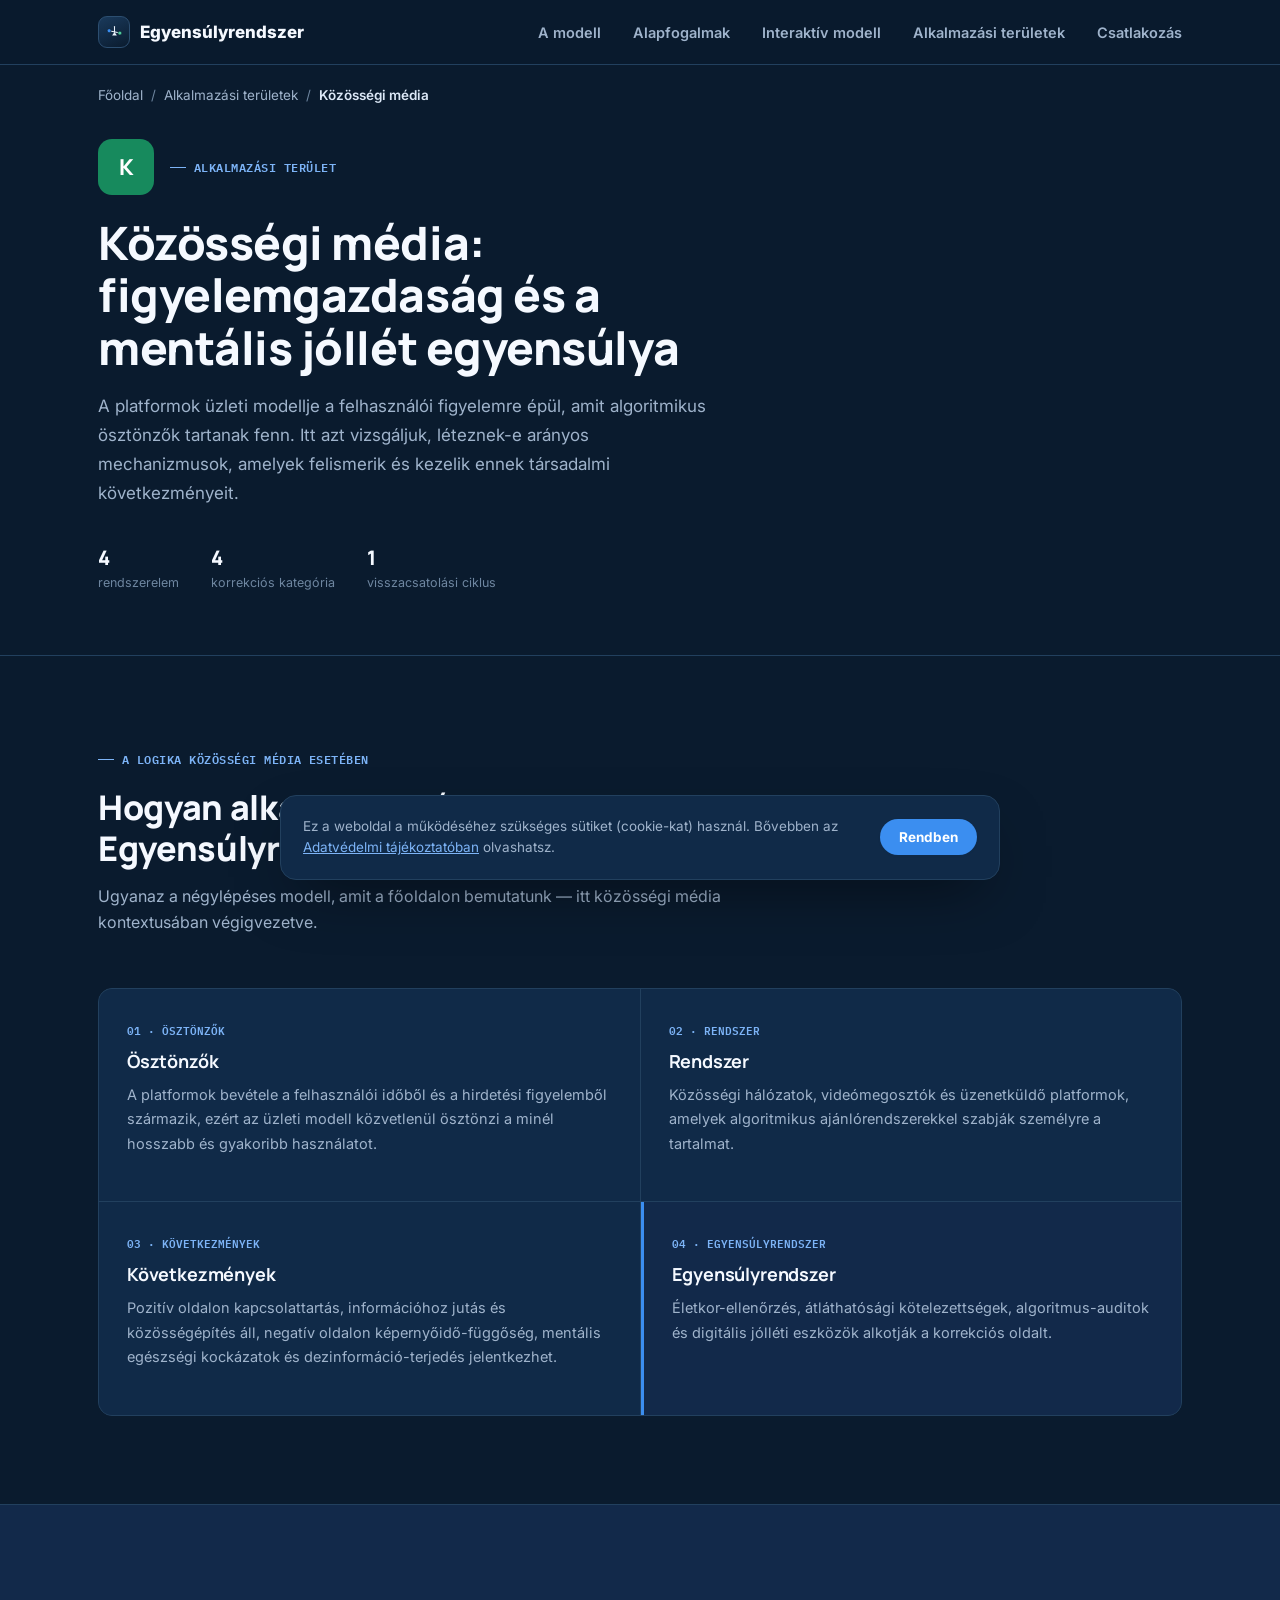
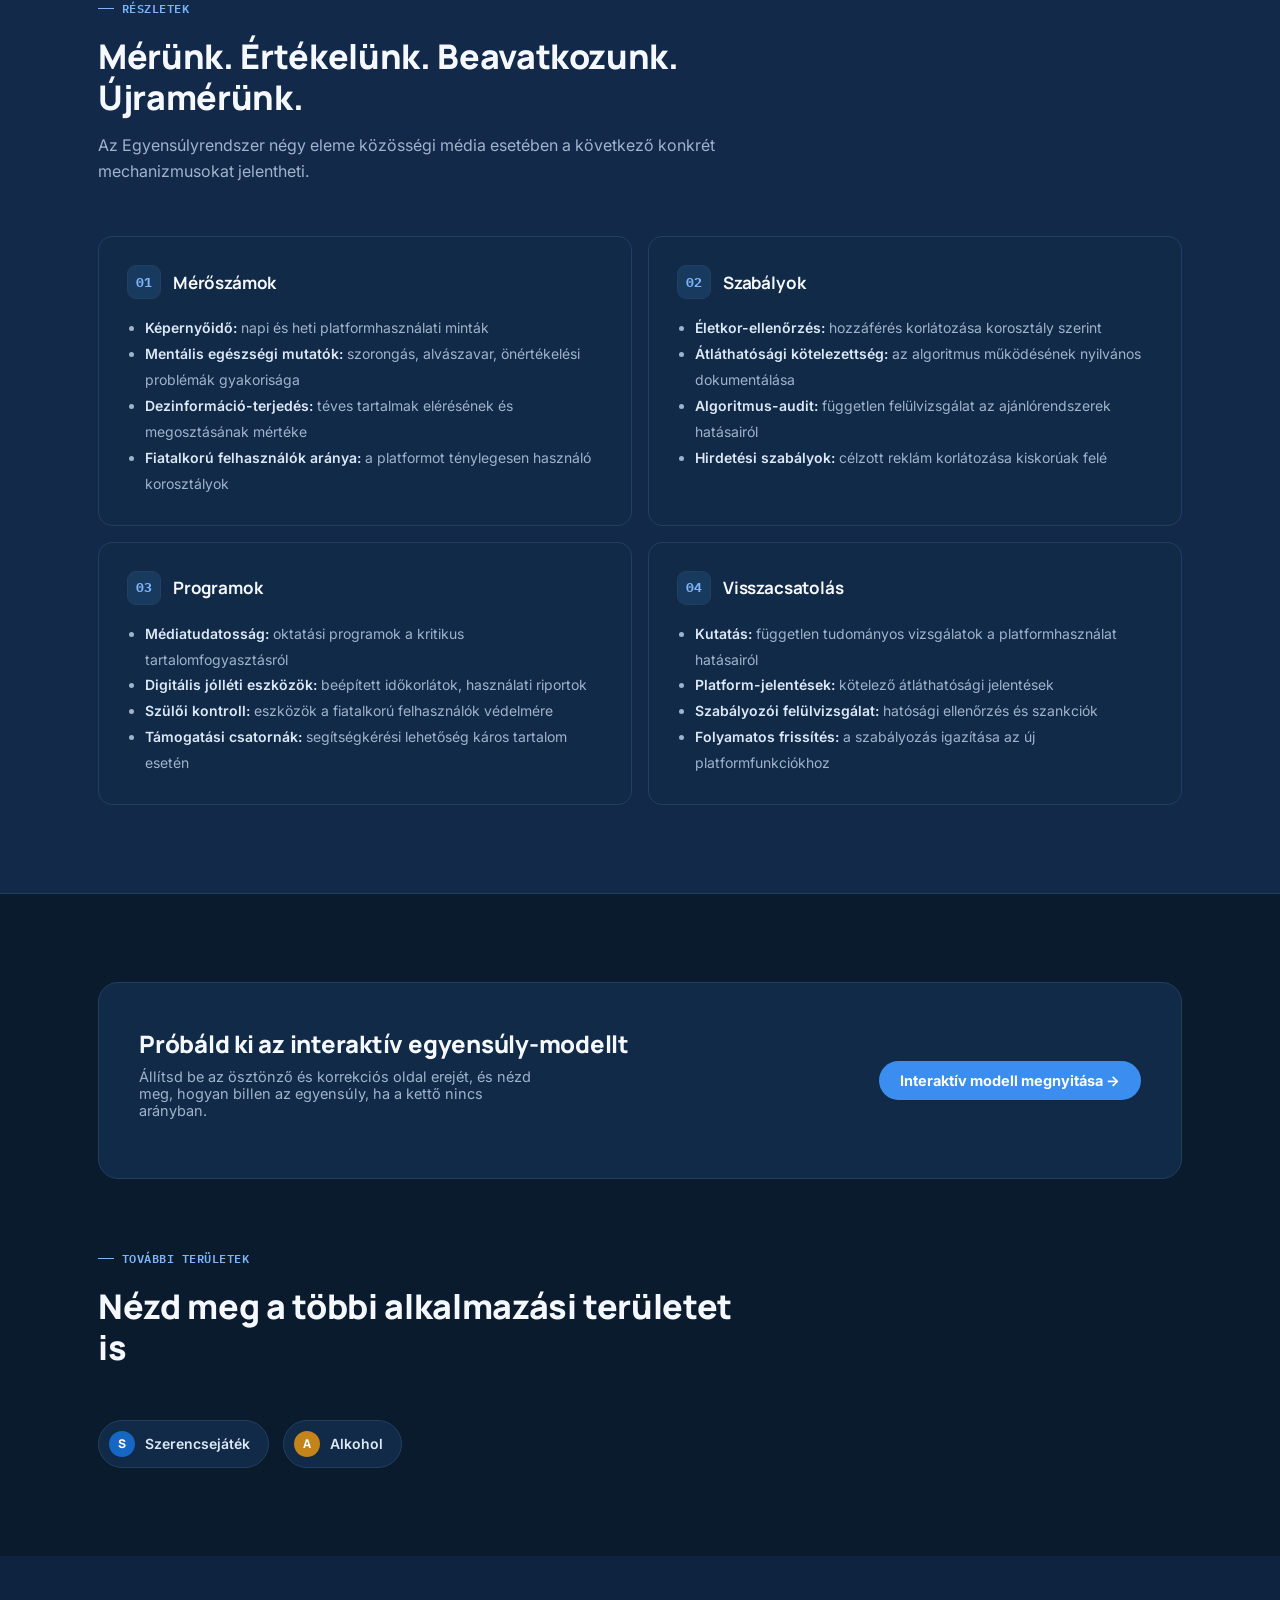
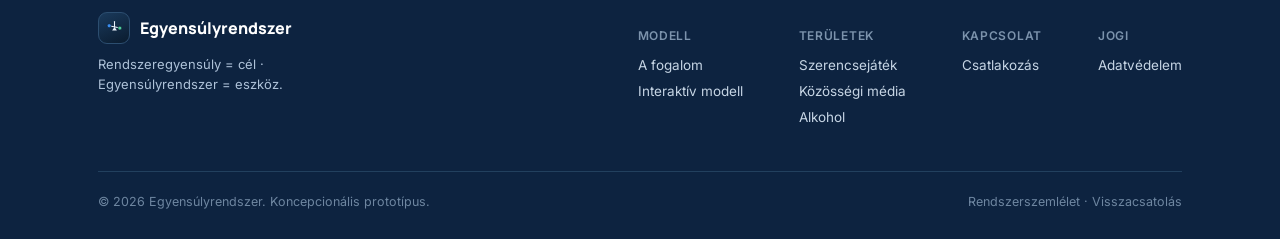
<file: kozossegi-media/index.html>
<!DOCTYPE html>
<html lang="hu">
<head>
<meta charset="UTF-8">
<meta name="viewport" content="width=device-width, initial-scale=1.0">
<title>Közösségi média — Egyensúlyrendszer</title>
<link rel="preconnect" href="https://fonts.googleapis.com">
<link href="https://fonts.googleapis.com/css2?family=Manrope:wght@500;700;800&family=Inter:wght@400;500;600&family=IBM+Plex+Mono:wght@500&display=swap" rel="stylesheet">
<link rel="stylesheet" href="../assets/style.css">
<link rel="icon" type="image/svg+xml" href="../assets/favicon.svg">
</head>
<body>

<header>
  <div class="header-inner">
    <a class="logo" href="../index.html">
      <span class="logo-mark" aria-hidden="true">
        <svg viewBox="0 0 32 32" width="19" height="19" xmlns="http://www.w3.org/2000/svg">
          <line x1="16" y1="6" x2="16" y2="15" stroke="#EAF2FC" stroke-width="1.8" stroke-linecap="round"/>
          <path d="M16 15 L12 21 L20 21 Z" fill="#EAF2FC"/>
          <line x1="7" y1="13" x2="25" y2="17" stroke="#EAF2FC" stroke-width="1.8" stroke-linecap="round"/>
          <circle cx="7" cy="13" r="3.3" fill="#3B8EF0" stroke="#0A1B2E" stroke-width="1"/>
          <circle cx="25" cy="17" r="3.3" fill="#4FCB9C" stroke="#0A1B2E" stroke-width="1"/>
        </svg>
      </span>
      Egyensúlyrendszer
    </a>
    <nav class="nav-links">
      <a href="../index.html#modell">A modell</a>
      <a href="../index.html#alapfogalmak">Alapfogalmak</a>
      <a href="../index.html#interaktiv">Interaktív modell</a>
      <a href="../index.html#teruletek">Alkalmazási területek</a>
      <a href="../index.html#csatlakozas">Csatlakozás</a>
    </nav>
  </div>
</header>

<main>
  <div class="wrap">
    <div class="breadcrumb">
      <a href="../index.html">Főoldal</a><span class="sep">/</span>
      <a href="../index.html#teruletek">Alkalmazási területek</a><span class="sep">/</span>
      <span class="current">Közösségi média</span>
    </div>
  </div>

  <section class="area-hero">
    <div class="wrap">
      <div class="area-hero-top">
        <span class="area-mark-lg" style="background:#178A5D;">K</span>
        <span class="eyebrow mono">ALKALMAZÁSI TERÜLET</span>
      </div>
      <h1>Közösségi média: figyelemgazdaság és a mentális jóllét egyensúlya</h1>
      <p class="lead">A platformok üzleti modellje a felhasználói figyelemre épül, amit algoritmikus ösztönzők tartanak fenn. Itt azt vizsgáljuk, léteznek-e arányos mechanizmusok, amelyek felismerik és kezelik ennek társadalmi következményeit.</p>
      <div class="area-facts">
        <div class="area-fact"><b>4</b><span>rendszerelem</span></div>
        <div class="area-fact"><b>4</b><span>korrekciós kategória</span></div>
        <div class="area-fact"><b>1</b><span>visszacsatolási ciklus</span></div>
      </div>
    </div>
  </section>

  <section>
    <div class="wrap">
      <div class="section-head">
        <span class="eyebrow mono">A LOGIKA KÖZÖSSÉGI MÉDIA ESETÉBEN</span>
        <h2>Hogyan alkalmazható itt az Egyensúlyrendszer?</h2>
        <p>Ugyanaz a négylépéses modell, amit a főoldalon bemutatunk — itt közösségi média kontextusában végigvezetve.</p>
      </div>
      <div class="narrative-grid">
        <div class="narrative-card">
          <span class="tag">01 · ÖSZTÖNZŐK</span>
          <h3>Ösztönzők</h3>
          <p>A platformok bevétele a felhasználói időből és a hirdetési figyelemből származik, ezért az üzleti modell közvetlenül ösztönzi a minél hosszabb és gyakoribb használatot.</p>
        </div>
        <div class="narrative-card">
          <span class="tag">02 · RENDSZER</span>
          <h3>Rendszer</h3>
          <p>Közösségi hálózatok, videómegosztók és üzenetküldő platformok, amelyek algoritmikus ajánlórendszerekkel szabják személyre a tartalmat.</p>
        </div>
        <div class="narrative-card">
          <span class="tag">03 · KÖVETKEZMÉNYEK</span>
          <h3>Következmények</h3>
          <p>Pozitív oldalon kapcsolattartás, információhoz jutás és közösségépítés áll, negatív oldalon képernyőidő-függőség, mentális egészségi kockázatok és dezinformáció-terjedés jelentkezhet.</p>
        </div>
        <div class="narrative-card" style="background:#12294A; border-left:3px solid #3B8EF0;">
          <span class="tag">04 · EGYENSÚLYRENDSZER</span>
          <h3>Egyensúlyrendszer</h3>
          <p>Életkor-ellenőrzés, átláthatósági kötelezettségek, algoritmus-auditok és digitális jólléti eszközök alkotják a korrekciós oldalt.</p>
        </div>
      </div>
    </div>
  </section>

  <section class="band">
    <div class="wrap">
      <div class="section-head">
        <span class="eyebrow mono">RÉSZLETEK</span>
        <h2>Mérünk. Értékelünk. Beavatkozunk. Újramérünk.</h2>
        <p>Az Egyensúlyrendszer négy eleme közösségi média esetében a következő konkrét mechanizmusokat jelentheti.</p>
      </div>
      <div class="detail-grid">
      <div class="detail-card">
        <div class="icon-row">
          <span class="num-badge">01</span>
          <h3>Mérőszámok</h3>
        </div>
        <ul>
            <li><strong>Képernyőidő:</strong> napi és heti platformhasználati minták</li>
            <li><strong>Mentális egészségi mutatók:</strong> szorongás, alvászavar, önértékelési problémák gyakorisága</li>
            <li><strong>Dezinformáció-terjedés:</strong> téves tartalmak elérésének és megosztásának mértéke</li>
            <li><strong>Fiatalkorú felhasználók aránya:</strong> a platformot ténylegesen használó korosztályok</li>
        </ul>
      </div>
      <div class="detail-card">
        <div class="icon-row">
          <span class="num-badge">02</span>
          <h3>Szabályok</h3>
        </div>
        <ul>
            <li><strong>Életkor-ellenőrzés:</strong> hozzáférés korlátozása korosztály szerint</li>
            <li><strong>Átláthatósági kötelezettség:</strong> az algoritmus működésének nyilvános dokumentálása</li>
            <li><strong>Algoritmus-audit:</strong> független felülvizsgálat az ajánlórendszerek hatásairól</li>
            <li><strong>Hirdetési szabályok:</strong> célzott reklám korlátozása kiskorúak felé</li>
        </ul>
      </div>
      <div class="detail-card">
        <div class="icon-row">
          <span class="num-badge">03</span>
          <h3>Programok</h3>
        </div>
        <ul>
            <li><strong>Médiatudatosság:</strong> oktatási programok a kritikus tartalomfogyasztásról</li>
            <li><strong>Digitális jólléti eszközök:</strong> beépített időkorlátok, használati riportok</li>
            <li><strong>Szülői kontroll:</strong> eszközök a fiatalkorú felhasználók védelmére</li>
            <li><strong>Támogatási csatornák:</strong> segítségkérési lehetőség káros tartalom esetén</li>
        </ul>
      </div>
      <div class="detail-card">
        <div class="icon-row">
          <span class="num-badge">04</span>
          <h3>Visszacsatolás</h3>
        </div>
        <ul>
            <li><strong>Kutatás:</strong> független tudományos vizsgálatok a platformhasználat hatásairól</li>
            <li><strong>Platform-jelentések:</strong> kötelező átláthatósági jelentések</li>
            <li><strong>Szabályozói felülvizsgálat:</strong> hatósági ellenőrzés és szankciók</li>
            <li><strong>Folyamatos frissítés:</strong> a szabályozás igazítása az új platformfunkciókhoz</li>
        </ul>
      </div>
      </div>
    </div>
  </section>

  <section>
    <div class="wrap">
      <div class="cta-band">
        <div>
          <h3>Próbáld ki az interaktív egyensúly-modellt</h3>
          <p>Állítsd be az ösztönző és korrekciós oldal erejét, és nézd meg, hogyan billen az egyensúly, ha a kettő nincs arányban.</p>
        </div>
        <a class="btn btn-primary" href="../index.html#interaktiv">Interaktív modell megnyitása →</a>
      </div>

      <div class="section-head" style="margin-top:64px;">
        <span class="eyebrow mono">TOVÁBBI TERÜLETEK</span>
        <h2>Nézd meg a többi alkalmazási területet is</h2>
      </div>
      <div class="other-areas">
        <a class="other-area-chip" href="../szerencsejatek/">
          <span class="dot" style="background:#1667C4;">S</span>
          Szerencsejáték
        </a>
        <a class="other-area-chip" href="../alkohol/">
          <span class="dot" style="background:#C4841A;">A</span>
          Alkohol
        </a>
      </div>
    </div>
  </section>
</main>

<footer>
  <div class="wrap">
    <div class="footer-top">
      <div>
        <div class="footer-logo">
          <span class="logo-mark" aria-hidden="true">
            <svg viewBox="0 0 32 32" width="19" height="19" xmlns="http://www.w3.org/2000/svg">
          <line x1="16" y1="6" x2="16" y2="15" stroke="#EAF2FC" stroke-width="1.8" stroke-linecap="round"/>
          <path d="M16 15 L12 21 L20 21 Z" fill="#EAF2FC"/>
          <line x1="7" y1="13" x2="25" y2="17" stroke="#EAF2FC" stroke-width="1.8" stroke-linecap="round"/>
          <circle cx="7" cy="13" r="3.3" fill="#3B8EF0" stroke="#0A1B2E" stroke-width="1"/>
          <circle cx="25" cy="17" r="3.3" fill="#4FCB9C" stroke="#0A1B2E" stroke-width="1"/>
        </svg>
          </span>
          Egyensúlyrendszer
        </div>
        <p class="footer-tag">Rendszeregyensúly = cél · Egyensúlyrendszer = eszköz.</p>
      </div>
      <div class="footer-cols">
        <div class="footer-col">
          <h4>Modell</h4>
          <a href="../index.html#modell">A fogalom</a>
          <a href="../index.html#interaktiv">Interaktív modell</a>
        </div>
        <div class="footer-col">
          <h4>Területek</h4>
          <a href="../szerencsejatek/">Szerencsejáték</a>
          <a href="../kozossegi-media/">Közösségi média</a>
          <a href="../alkohol/">Alkohol</a>
        </div>
        <div class="footer-col">
          <h4>Kapcsolat</h4>
          <a href="../index.html#csatlakozas">Csatlakozás</a>
        </div>
        <div class="footer-col">
          <h4>Jogi</h4>
          <a href="../adatvedelem/">Adatvédelem</a>
        </div>
      </div>
    </div>
    <div class="footer-bottom">
      <span>© 2026 Egyensúlyrendszer. Koncepcionális prototípus.</span>
      <span>Rendszerszemlélet · Visszacsatolás</span>
    </div>
  </div>
</footer>


<div class="cookie-banner" id="cookie-banner">
  <p>Ez a weboldal a működéséhez szükséges sütiket (cookie-kat) használ. Bővebben az <a href="../adatvedelem/">Adatvédelmi tájékoztatóban</a> olvashatsz.</p>
  <div class="cookie-banner-actions">
    <button class="btn btn-primary" id="cookie-accept">Rendben</button>
  </div>
</div>

<script>
  (function(){
    var banner = document.getElementById('cookie-banner');
    var accept = document.getElementById('cookie-accept');
    if(!banner || !accept) return;
    if(!localStorage.getItem('cookie-consent')){
      setTimeout(function(){ banner.classList.add('show'); }, 500);
    }
    accept.addEventListener('click', function(){
      localStorage.setItem('cookie-consent', 'accepted');
      banner.classList.remove('show');
    });
  })();
</script>

</body>
</html>
</file>
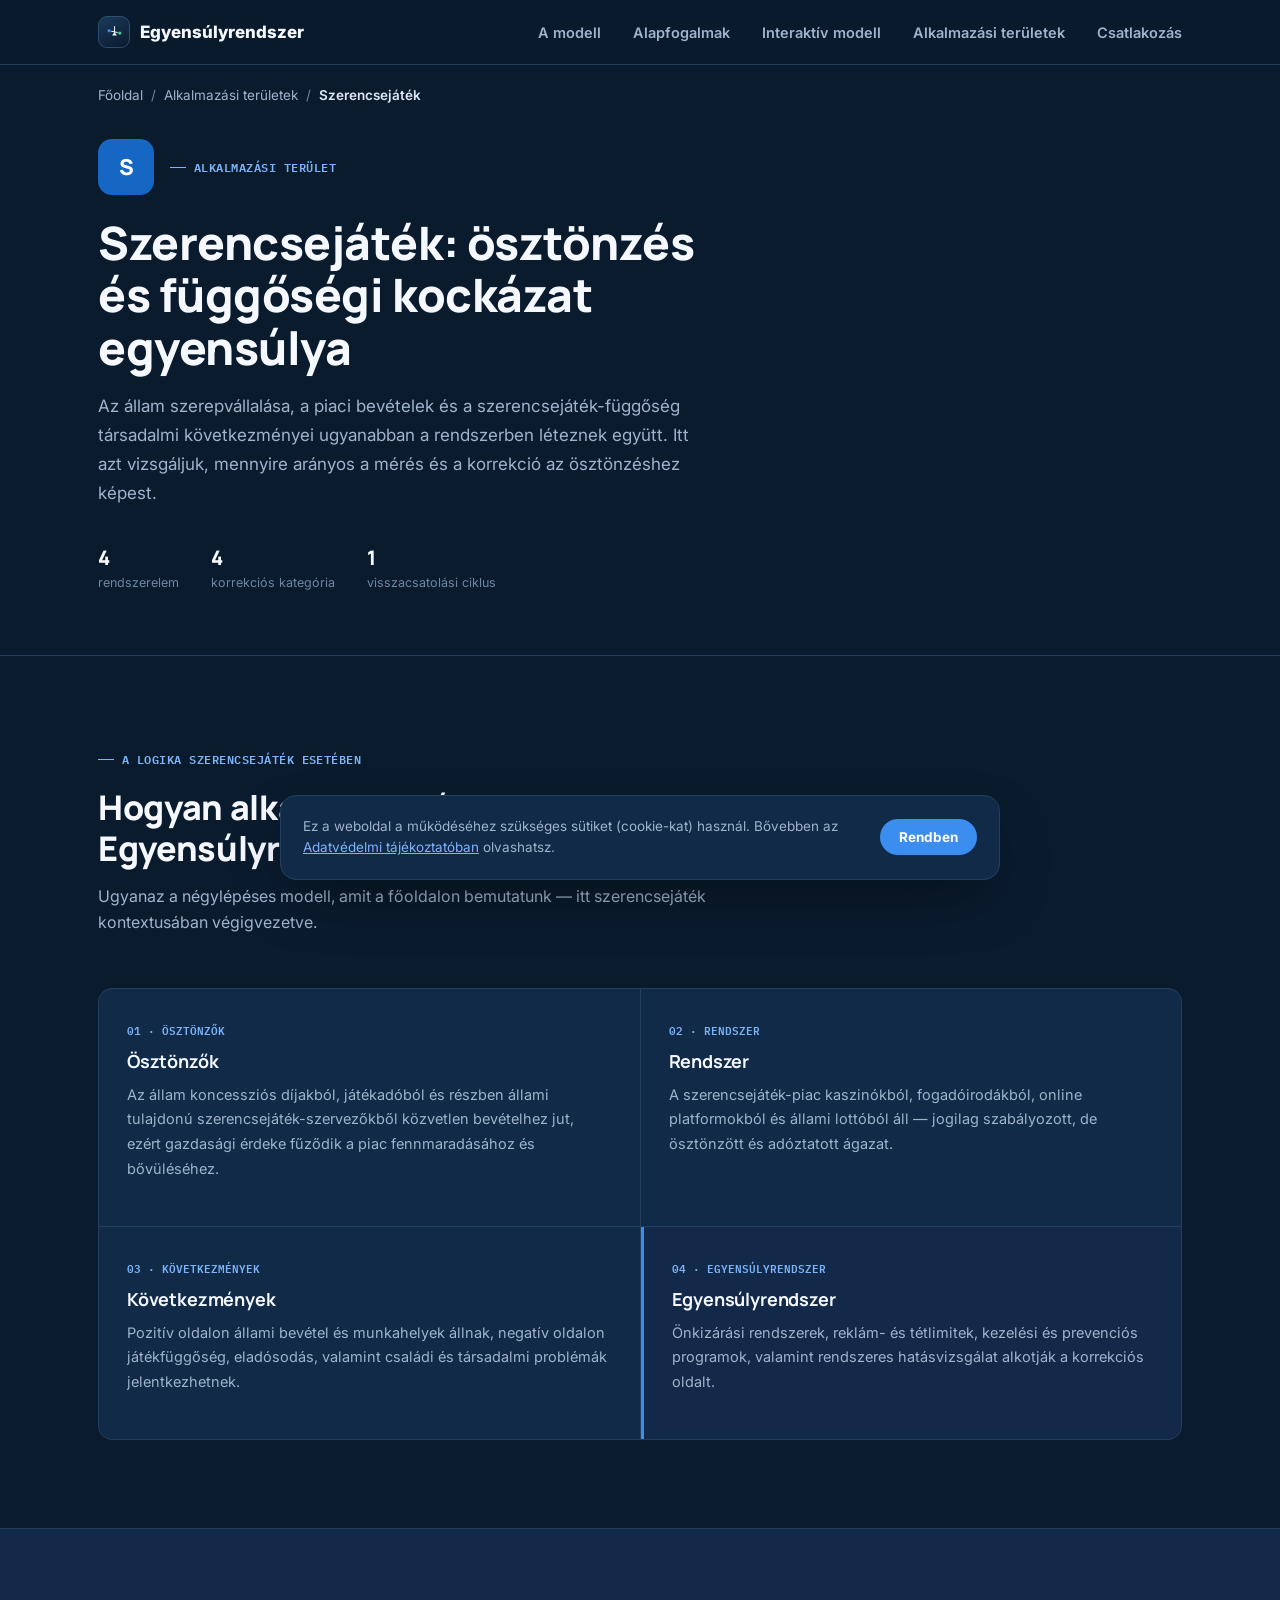
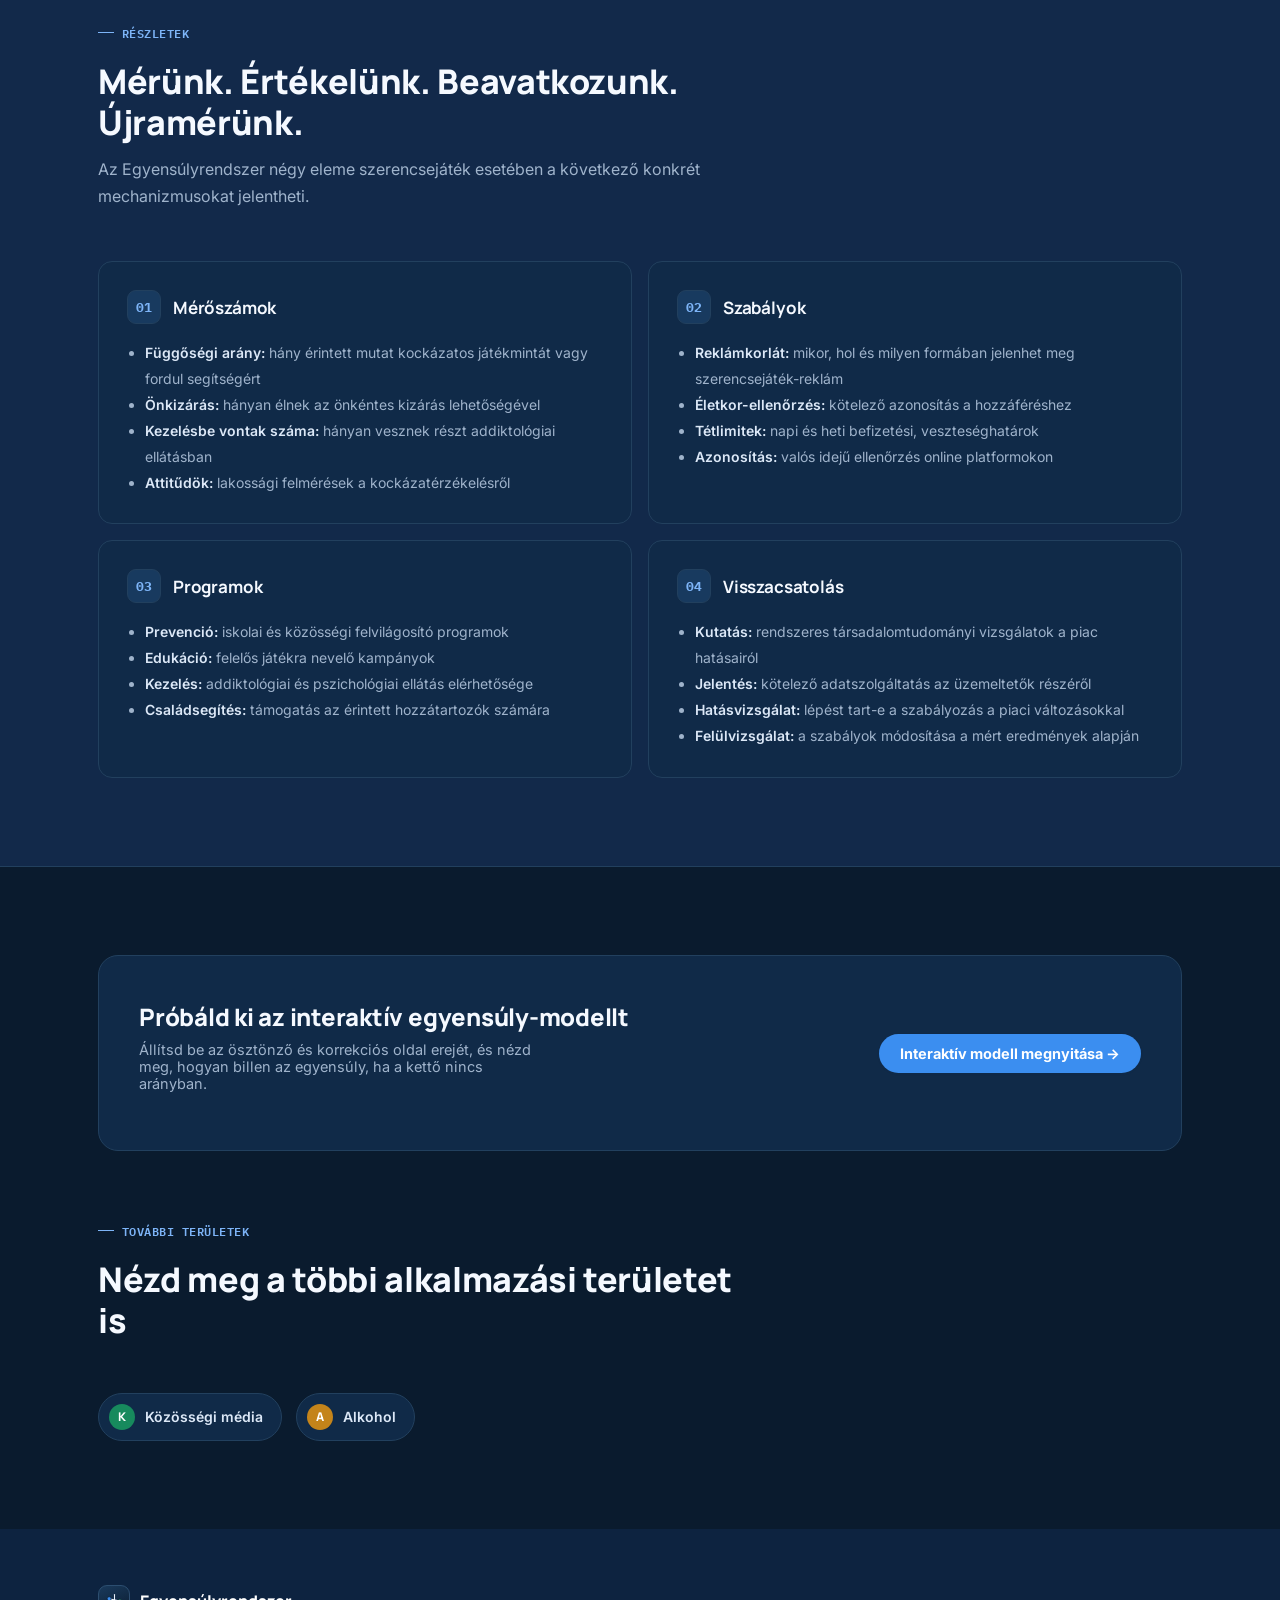
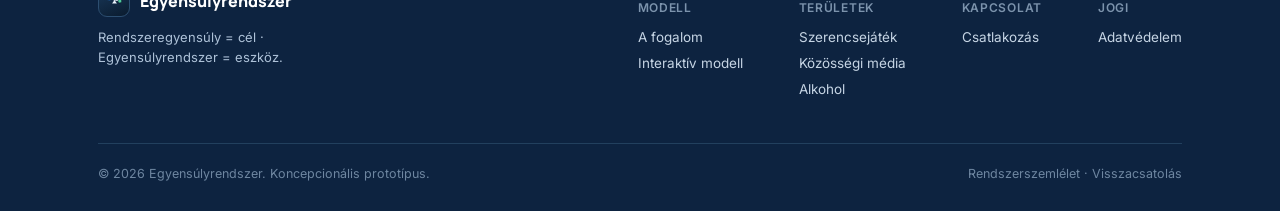
<file: szerencsejatek/index.html>
<!DOCTYPE html>
<html lang="hu">
<head>
<meta charset="UTF-8">
<meta name="viewport" content="width=device-width, initial-scale=1.0">
<title>Szerencsejáték — Egyensúlyrendszer</title>
<link rel="preconnect" href="https://fonts.googleapis.com">
<link href="https://fonts.googleapis.com/css2?family=Manrope:wght@500;700;800&family=Inter:wght@400;500;600&family=IBM+Plex+Mono:wght@500&display=swap" rel="stylesheet">
<link rel="stylesheet" href="../assets/style.css">
<link rel="icon" type="image/svg+xml" href="../assets/favicon.svg">
</head>
<body>

<header>
  <div class="header-inner">
    <a class="logo" href="../index.html">
      <span class="logo-mark" aria-hidden="true">
        <svg viewBox="0 0 32 32" width="19" height="19" xmlns="http://www.w3.org/2000/svg">
          <line x1="16" y1="6" x2="16" y2="15" stroke="#EAF2FC" stroke-width="1.8" stroke-linecap="round"/>
          <path d="M16 15 L12 21 L20 21 Z" fill="#EAF2FC"/>
          <line x1="7" y1="13" x2="25" y2="17" stroke="#EAF2FC" stroke-width="1.8" stroke-linecap="round"/>
          <circle cx="7" cy="13" r="3.3" fill="#3B8EF0" stroke="#0A1B2E" stroke-width="1"/>
          <circle cx="25" cy="17" r="3.3" fill="#4FCB9C" stroke="#0A1B2E" stroke-width="1"/>
        </svg>
      </span>
      Egyensúlyrendszer
    </a>
    <nav class="nav-links">
      <a href="../index.html#modell">A modell</a>
      <a href="../index.html#alapfogalmak">Alapfogalmak</a>
      <a href="../index.html#interaktiv">Interaktív modell</a>
      <a href="../index.html#teruletek">Alkalmazási területek</a>
      <a href="../index.html#csatlakozas">Csatlakozás</a>
    </nav>
  </div>
</header>

<main>
  <div class="wrap">
    <div class="breadcrumb">
      <a href="../index.html">Főoldal</a><span class="sep">/</span>
      <a href="../index.html#teruletek">Alkalmazási területek</a><span class="sep">/</span>
      <span class="current">Szerencsejáték</span>
    </div>
  </div>

  <section class="area-hero">
    <div class="wrap">
      <div class="area-hero-top">
        <span class="area-mark-lg" style="background:#1667C4;">S</span>
        <span class="eyebrow mono">ALKALMAZÁSI TERÜLET</span>
      </div>
      <h1>Szerencsejáték: ösztönzés és függőségi kockázat egyensúlya</h1>
      <p class="lead">Az állam szerepvállalása, a piaci bevételek és a szerencsejáték-függőség társadalmi következményei ugyanabban a rendszerben léteznek együtt. Itt azt vizsgáljuk, mennyire arányos a mérés és a korrekció az ösztönzéshez képest.</p>
      <div class="area-facts">
        <div class="area-fact"><b>4</b><span>rendszerelem</span></div>
        <div class="area-fact"><b>4</b><span>korrekciós kategória</span></div>
        <div class="area-fact"><b>1</b><span>visszacsatolási ciklus</span></div>
      </div>
    </div>
  </section>

  <section>
    <div class="wrap">
      <div class="section-head">
        <span class="eyebrow mono">A LOGIKA SZERENCSEJÁTÉK ESETÉBEN</span>
        <h2>Hogyan alkalmazható itt az Egyensúlyrendszer?</h2>
        <p>Ugyanaz a négylépéses modell, amit a főoldalon bemutatunk — itt szerencsejáték kontextusában végigvezetve.</p>
      </div>
      <div class="narrative-grid">
        <div class="narrative-card">
          <span class="tag">01 · ÖSZTÖNZŐK</span>
          <h3>Ösztönzők</h3>
          <p>Az állam koncessziós díjakból, játékadóból és részben állami tulajdonú szerencsejáték-szervezőkből közvetlen bevételhez jut, ezért gazdasági érdeke fűződik a piac fennmaradásához és bővüléséhez.</p>
        </div>
        <div class="narrative-card">
          <span class="tag">02 · RENDSZER</span>
          <h3>Rendszer</h3>
          <p>A szerencsejáték-piac kaszinókból, fogadóirodákból, online platformokból és állami lottóból áll — jogilag szabályozott, de ösztönzött és adóztatott ágazat.</p>
        </div>
        <div class="narrative-card">
          <span class="tag">03 · KÖVETKEZMÉNYEK</span>
          <h3>Következmények</h3>
          <p>Pozitív oldalon állami bevétel és munkahelyek állnak, negatív oldalon játékfüggőség, eladósodás, valamint családi és társadalmi problémák jelentkezhetnek.</p>
        </div>
        <div class="narrative-card" style="background:#12294A; border-left:3px solid #3B8EF0;">
          <span class="tag">04 · EGYENSÚLYRENDSZER</span>
          <h3>Egyensúlyrendszer</h3>
          <p>Önkizárási rendszerek, reklám- és tétlimitek, kezelési és prevenciós programok, valamint rendszeres hatásvizsgálat alkotják a korrekciós oldalt.</p>
        </div>
      </div>
    </div>
  </section>

  <section class="band">
    <div class="wrap">
      <div class="section-head">
        <span class="eyebrow mono">RÉSZLETEK</span>
        <h2>Mérünk. Értékelünk. Beavatkozunk. Újramérünk.</h2>
        <p>Az Egyensúlyrendszer négy eleme szerencsejáték esetében a következő konkrét mechanizmusokat jelentheti.</p>
      </div>
      <div class="detail-grid">
      <div class="detail-card">
        <div class="icon-row">
          <span class="num-badge">01</span>
          <h3>Mérőszámok</h3>
        </div>
        <ul>
            <li><strong>Függőségi arány:</strong> hány érintett mutat kockázatos játékmintát vagy fordul segítségért</li>
            <li><strong>Önkizárás:</strong> hányan élnek az önkéntes kizárás lehetőségével</li>
            <li><strong>Kezelésbe vontak száma:</strong> hányan vesznek részt addiktológiai ellátásban</li>
            <li><strong>Attitűdök:</strong> lakossági felmérések a kockázatérzékelésről</li>
        </ul>
      </div>
      <div class="detail-card">
        <div class="icon-row">
          <span class="num-badge">02</span>
          <h3>Szabályok</h3>
        </div>
        <ul>
            <li><strong>Reklámkorlát:</strong> mikor, hol és milyen formában jelenhet meg szerencsejáték-reklám</li>
            <li><strong>Életkor-ellenőrzés:</strong> kötelező azonosítás a hozzáféréshez</li>
            <li><strong>Tétlimitek:</strong> napi és heti befizetési, veszteséghatárok</li>
            <li><strong>Azonosítás:</strong> valós idejű ellenőrzés online platformokon</li>
        </ul>
      </div>
      <div class="detail-card">
        <div class="icon-row">
          <span class="num-badge">03</span>
          <h3>Programok</h3>
        </div>
        <ul>
            <li><strong>Prevenció:</strong> iskolai és közösségi felvilágosító programok</li>
            <li><strong>Edukáció:</strong> felelős játékra nevelő kampányok</li>
            <li><strong>Kezelés:</strong> addiktológiai és pszichológiai ellátás elérhetősége</li>
            <li><strong>Családsegítés:</strong> támogatás az érintett hozzátartozók számára</li>
        </ul>
      </div>
      <div class="detail-card">
        <div class="icon-row">
          <span class="num-badge">04</span>
          <h3>Visszacsatolás</h3>
        </div>
        <ul>
            <li><strong>Kutatás:</strong> rendszeres társadalomtudományi vizsgálatok a piac hatásairól</li>
            <li><strong>Jelentés:</strong> kötelező adatszolgáltatás az üzemeltetők részéről</li>
            <li><strong>Hatásvizsgálat:</strong> lépést tart-e a szabályozás a piaci változásokkal</li>
            <li><strong>Felülvizsgálat:</strong> a szabályok módosítása a mért eredmények alapján</li>
        </ul>
      </div>
      </div>
    </div>
  </section>

  <section>
    <div class="wrap">
      <div class="cta-band">
        <div>
          <h3>Próbáld ki az interaktív egyensúly-modellt</h3>
          <p>Állítsd be az ösztönző és korrekciós oldal erejét, és nézd meg, hogyan billen az egyensúly, ha a kettő nincs arányban.</p>
        </div>
        <a class="btn btn-primary" href="../index.html#interaktiv">Interaktív modell megnyitása →</a>
      </div>

      <div class="section-head" style="margin-top:64px;">
        <span class="eyebrow mono">TOVÁBBI TERÜLETEK</span>
        <h2>Nézd meg a többi alkalmazási területet is</h2>
      </div>
      <div class="other-areas">
        <a class="other-area-chip" href="../kozossegi-media/">
          <span class="dot" style="background:#178A5D;">K</span>
          Közösségi média
        </a>
        <a class="other-area-chip" href="../alkohol/">
          <span class="dot" style="background:#C4841A;">A</span>
          Alkohol
        </a>
      </div>
    </div>
  </section>
</main>

<footer>
  <div class="wrap">
    <div class="footer-top">
      <div>
        <div class="footer-logo">
          <span class="logo-mark" aria-hidden="true">
            <svg viewBox="0 0 32 32" width="19" height="19" xmlns="http://www.w3.org/2000/svg">
          <line x1="16" y1="6" x2="16" y2="15" stroke="#EAF2FC" stroke-width="1.8" stroke-linecap="round"/>
          <path d="M16 15 L12 21 L20 21 Z" fill="#EAF2FC"/>
          <line x1="7" y1="13" x2="25" y2="17" stroke="#EAF2FC" stroke-width="1.8" stroke-linecap="round"/>
          <circle cx="7" cy="13" r="3.3" fill="#3B8EF0" stroke="#0A1B2E" stroke-width="1"/>
          <circle cx="25" cy="17" r="3.3" fill="#4FCB9C" stroke="#0A1B2E" stroke-width="1"/>
        </svg>
          </span>
          Egyensúlyrendszer
        </div>
        <p class="footer-tag">Rendszeregyensúly = cél · Egyensúlyrendszer = eszköz.</p>
      </div>
      <div class="footer-cols">
        <div class="footer-col">
          <h4>Modell</h4>
          <a href="../index.html#modell">A fogalom</a>
          <a href="../index.html#interaktiv">Interaktív modell</a>
        </div>
        <div class="footer-col">
          <h4>Területek</h4>
          <a href="../szerencsejatek/">Szerencsejáték</a>
          <a href="../kozossegi-media/">Közösségi média</a>
          <a href="../alkohol/">Alkohol</a>
        </div>
        <div class="footer-col">
          <h4>Kapcsolat</h4>
          <a href="../index.html#csatlakozas">Csatlakozás</a>
        </div>
        <div class="footer-col">
          <h4>Jogi</h4>
          <a href="../adatvedelem/">Adatvédelem</a>
        </div>
      </div>
    </div>
    <div class="footer-bottom">
      <span>© 2026 Egyensúlyrendszer. Koncepcionális prototípus.</span>
      <span>Rendszerszemlélet · Visszacsatolás</span>
    </div>
  </div>
</footer>


<div class="cookie-banner" id="cookie-banner">
  <p>Ez a weboldal a működéséhez szükséges sütiket (cookie-kat) használ. Bővebben az <a href="../adatvedelem/">Adatvédelmi tájékoztatóban</a> olvashatsz.</p>
  <div class="cookie-banner-actions">
    <button class="btn btn-primary" id="cookie-accept">Rendben</button>
  </div>
</div>

<script>
  (function(){
    var banner = document.getElementById('cookie-banner');
    var accept = document.getElementById('cookie-accept');
    if(!banner || !accept) return;
    if(!localStorage.getItem('cookie-consent')){
      setTimeout(function(){ banner.classList.add('show'); }, 500);
    }
    accept.addEventListener('click', function(){
      localStorage.setItem('cookie-consent', 'accepted');
      banner.classList.remove('show');
    });
  })();
</script>

</body>
</html>
</file>
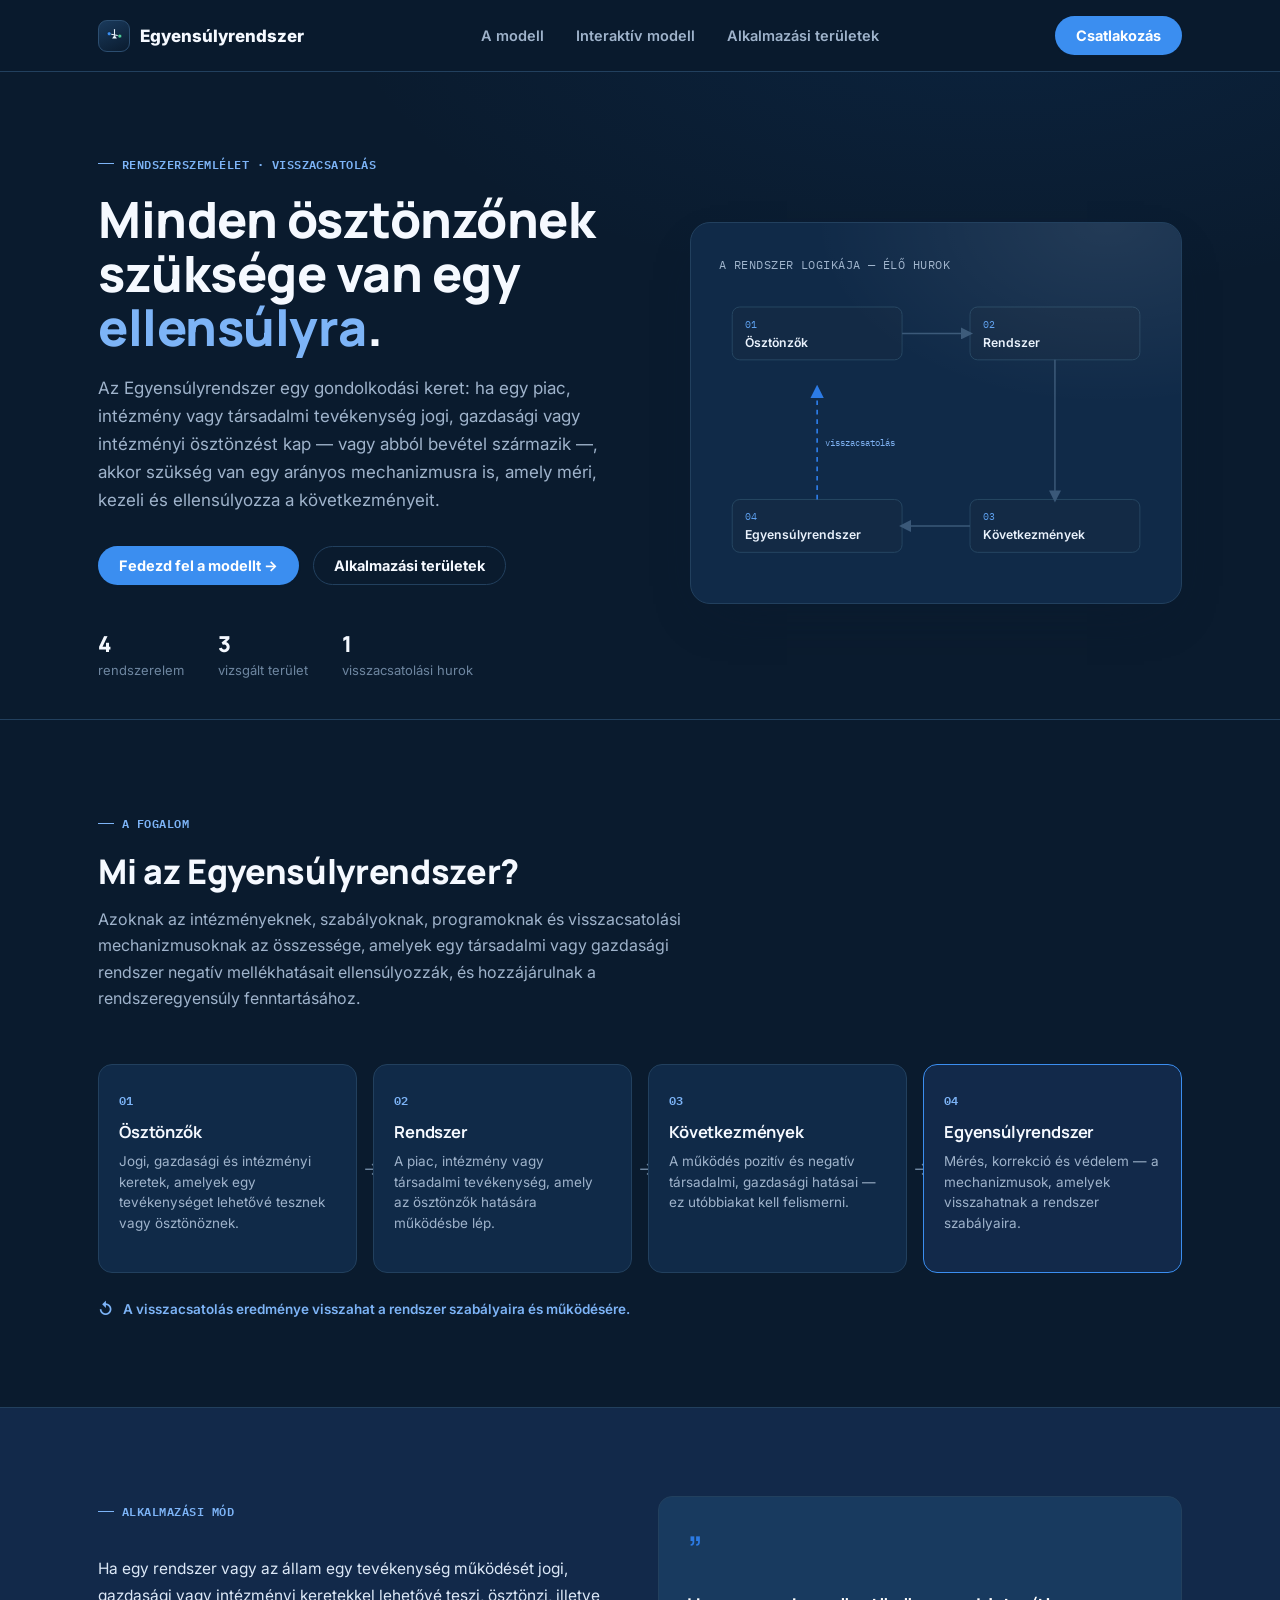
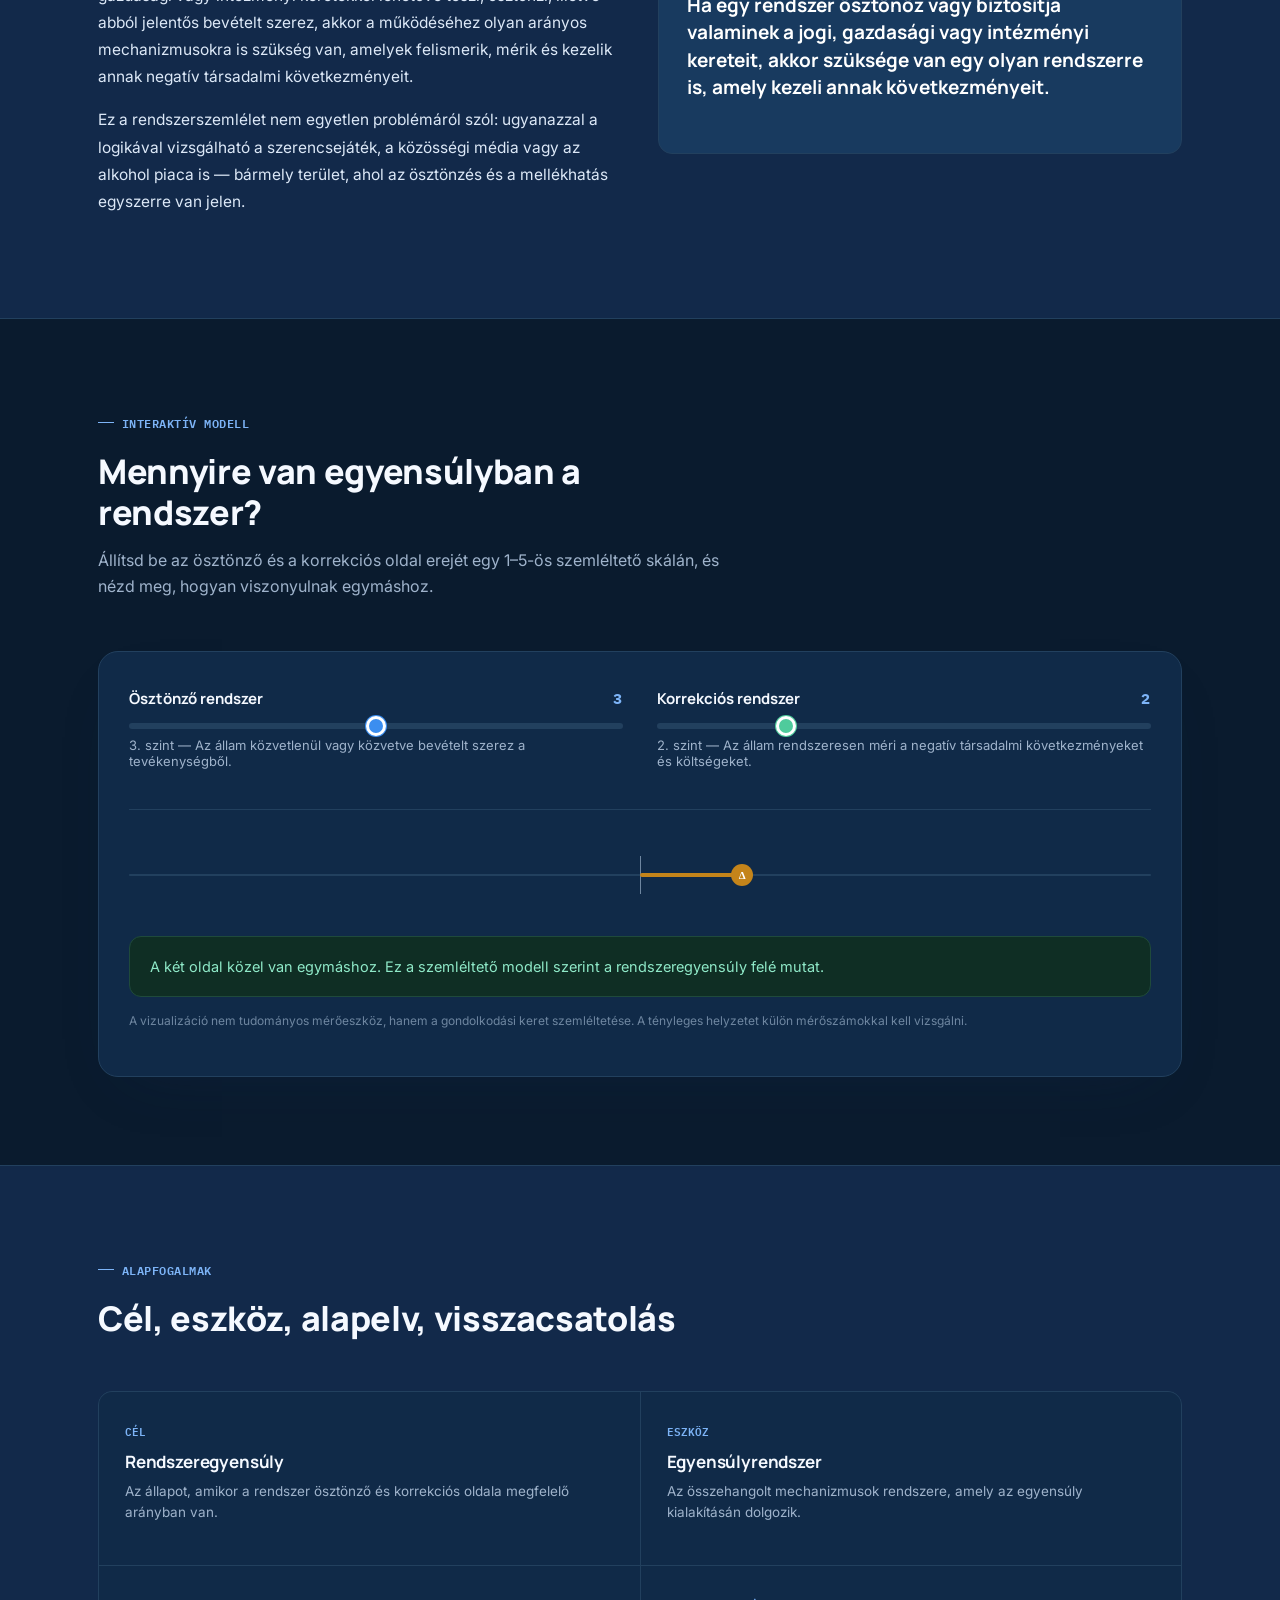
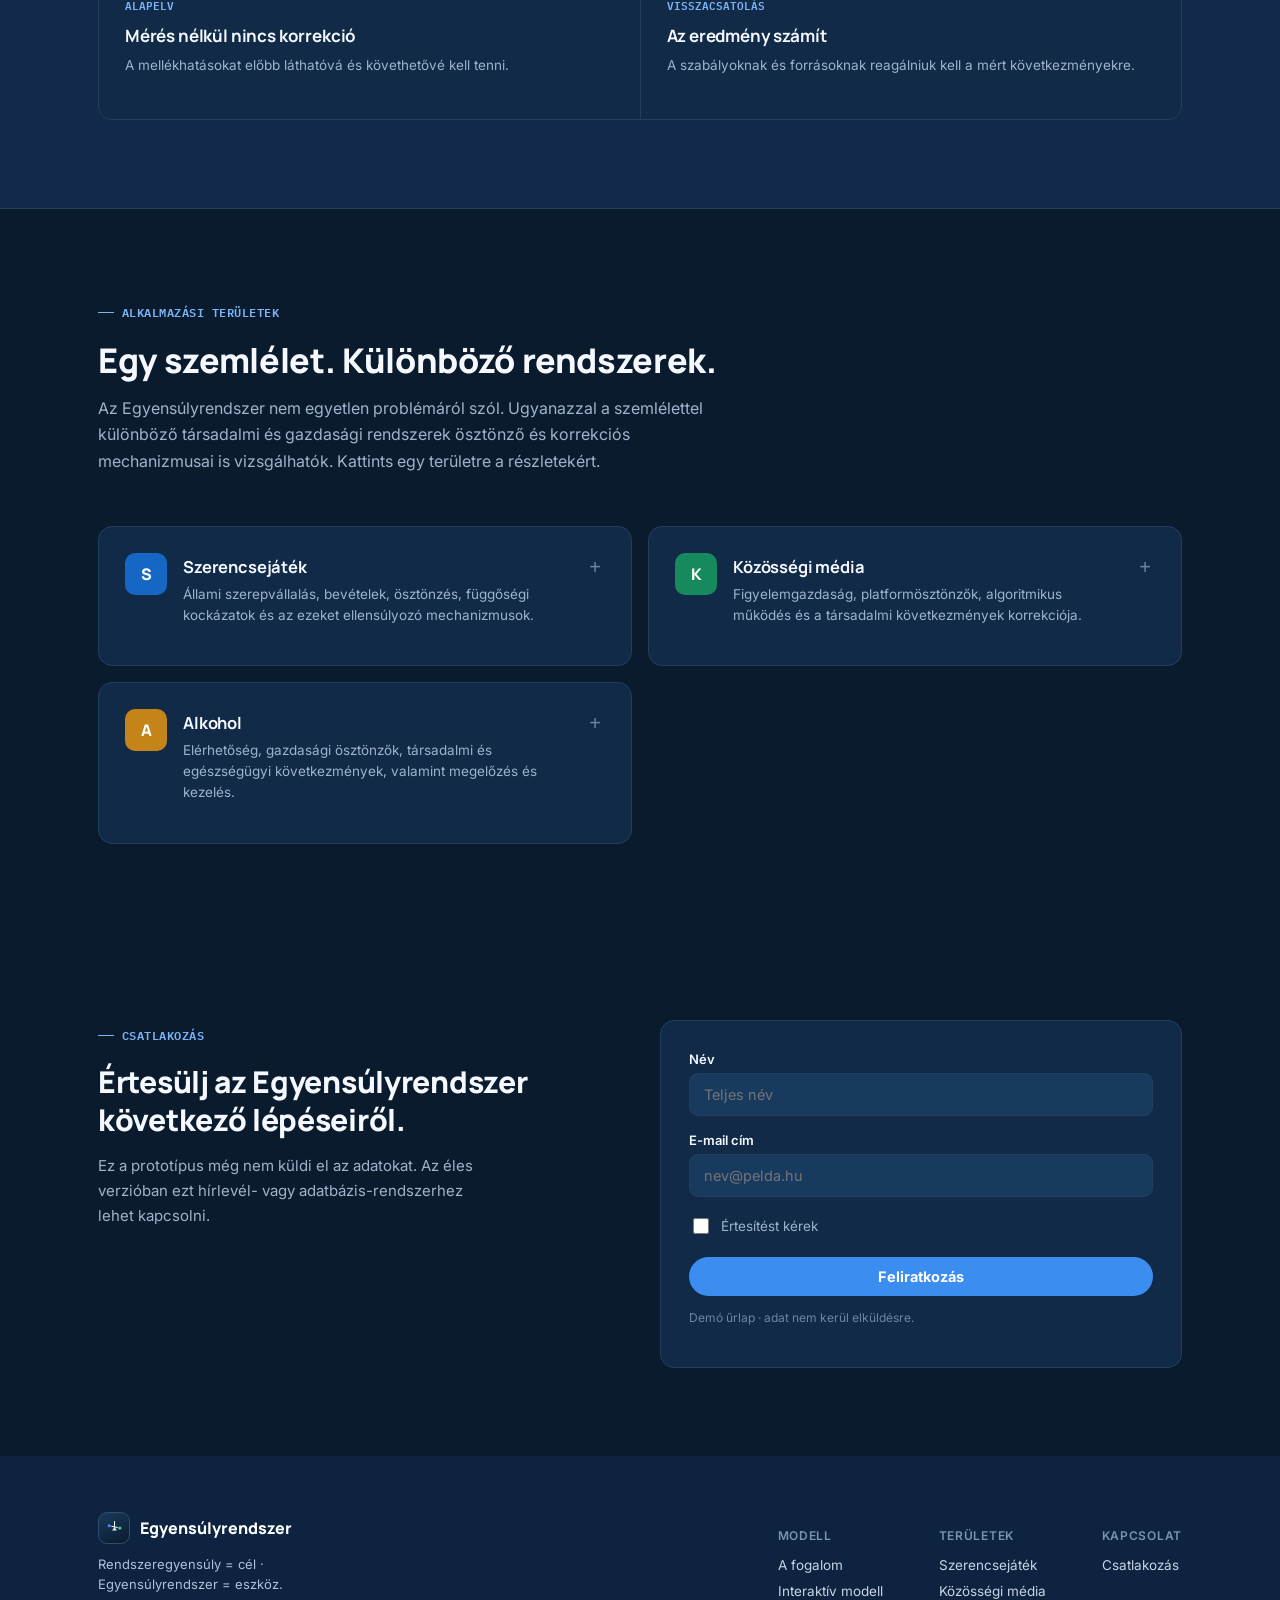
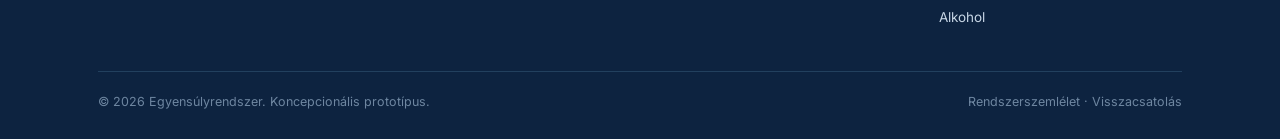
<file: index (2).html>
<!DOCTYPE html>
<html lang="hu">
<head>
<meta charset="UTF-8">
<meta name="viewport" content="width=device-width, initial-scale=1.0">
<title>Egyensúlyrendszer — Rendszerszemlélet a mellékhatások kezelésére</title>
<link rel="preconnect" href="https://fonts.googleapis.com">
<link href="https://fonts.googleapis.com/css2?family=Manrope:wght@500;700;800&family=Inter:wght@400;500;600&family=IBM+Plex+Mono:wght@500&display=swap" rel="stylesheet">
<link rel="stylesheet" href="assets/style.css">
<link rel="icon" type="image/svg+xml" href="assets/favicon.svg">
</head>
<body>

<header>
  <div class="header-inner">
    <a class="logo" href="#top">
      <span class="logo-mark" aria-hidden="true">
        <svg viewBox="0 0 32 32" width="19" height="19" xmlns="http://www.w3.org/2000/svg">
          <line x1="16" y1="6" x2="16" y2="15" stroke="#EAF2FC" stroke-width="1.8" stroke-linecap="round"/>
          <path d="M16 15 L12 21 L20 21 Z" fill="#EAF2FC"/>
          <line x1="7" y1="13" x2="25" y2="17" stroke="#EAF2FC" stroke-width="1.8" stroke-linecap="round"/>
          <circle cx="7" cy="13" r="3.3" fill="#3B8EF0" stroke="#0A1B2E" stroke-width="1"/>
          <circle cx="25" cy="17" r="3.3" fill="#4FCB9C" stroke="#0A1B2E" stroke-width="1"/>
        </svg>
      </span>
      Egyensúlyrendszer
    </a>
    <nav class="nav-links">
      <a href="#modell">A modell</a>
      <a href="#interaktiv">Interaktív modell</a>
      <a href="#teruletek">Alkalmazási területek</a>
    </nav>
    <a class="btn btn-primary nav-cta" href="#csatlakozas">Csatlakozás</a>
  </div>
</header>

<main id="top">

  <!-- HERO -->
  <section class="hero" style="padding-top:76px;">
    <div class="wrap hero-grid">
      <div>
        <span class="eyebrow mono">RENDSZERSZEMLÉLET · VISSZACSATOLÁS</span>
        <h1 class="hero-title">Minden ösztönzőnek szüksége van egy <em>ellensúlyra</em>.</h1>
        <p class="hero-sub">Az Egyensúlyrendszer egy gondolkodási keret: ha egy piac, intézmény vagy társadalmi tevékenység jogi, gazdasági vagy intézményi ösztönzést kap — vagy abból bevétel származik —, akkor szükség van egy arányos mechanizmusra is, amely méri, kezeli és ellensúlyozza a következményeit.</p>
        <div class="hero-actions">
          <a class="btn btn-primary" href="#modell">Fedezd fel a modellt →</a>
          <a class="btn btn-ghost" href="#teruletek">Alkalmazási területek</a>
        </div>
        <div class="hero-stats">
          <div class="hero-stat"><b>4</b><span>rendszerelem</span></div>
          <div class="hero-stat"><b>3</b><span>vizsgált terület</span></div>
          <div class="hero-stat"><b>1</b><span>visszacsatolási hurok</span></div>
        </div>
      </div>

      <div class="diagram-card">
        <span class="diagram-label mono">A RENDSZER LOGIKÁJA — ÉLŐ HUROK</span>
        <svg class="loop-svg" viewBox="0 0 460 300" xmlns="http://www.w3.org/2000/svg" role="img" aria-label="Az Egyensúlyrendszer négy eleme körkörös visszacsatolásban: Ösztönzők, Rendszer, Következmények, Egyensúlyrendszer">
          <!-- nodes -->
          <g class="loop-node">
            <rect x="14" y="18" width="180" height="56" rx="8"></rect>
            <text x="28" y="40" class="num" font-size="11">01</text>
            <text x="28" y="60" font-size="13" font-weight="600">Ösztönzők</text>
          </g>
          <g class="loop-node">
            <rect x="266" y="18" width="180" height="56" rx="8"></rect>
            <text x="280" y="40" class="num" font-size="11">02</text>
            <text x="280" y="60" font-size="13" font-weight="600">Rendszer</text>
          </g>
          <g class="loop-node">
            <rect x="266" y="222" width="180" height="56" rx="8"></rect>
            <text x="280" y="244" class="num" font-size="11">03</text>
            <text x="280" y="264" font-size="13" font-weight="600">Következmények</text>
          </g>
          <g class="loop-node">
            <rect x="14" y="222" width="180" height="56" rx="8"></rect>
            <text x="28" y="244" class="num" font-size="11">04</text>
            <text x="28" y="264" font-size="13" font-weight="600">Egyensúlyrendszer</text>
          </g>

          <!-- forward flow -->
          <path class="flow-line" d="M194 46 H266" marker-end="url(#arrow)"></path>
          <path class="flow-line" d="M356 74 V222" marker-end="url(#arrow)"></path>
          <path class="flow-line" d="M266 250 H194" marker-end="url(#arrow)"></path>

          <!-- feedback loop -->
          <path class="feedback-line" d="M104 222 V104" marker-end="url(#arrowblue)"></path>
          <text x="112" y="165" class="feedback-tag">visszacsatolás</text>

          <defs>
            <marker id="arrow" markerWidth="8" markerHeight="8" refX="6" refY="4" orient="auto">
              <path d="M0,0 L8,4 L0,8 Z" fill="#3A5878"></path>
            </marker>
            <marker id="arrowblue" markerWidth="8" markerHeight="8" refX="6" refY="4" orient="auto">
              <path d="M0,0 L8,4 L0,8 Z" fill="#2C7BE5"></path>
            </marker>
          </defs>
        </svg>
      </div>
    </div>
  </section>

  <!-- MODELL / LOGIKA -->
  <section id="modell">
    <div class="wrap">
      <div class="section-head">
        <span class="eyebrow mono">A FOGALOM</span>
        <h2>Mi az Egyensúlyrendszer?</h2>
        <p>Azoknak az intézményeknek, szabályoknak, programoknak és visszacsatolási mechanizmusoknak az összessége, amelyek egy társadalmi vagy gazdasági rendszer negatív mellékhatásait ellensúlyozzák, és hozzájárulnak a rendszeregyensúly fenntartásához.</p>
      </div>

      <div class="flow-row">
        <div class="flow-step">
          <span class="num">01</span>
          <h3>Ösztönzők</h3>
          <p>Jogi, gazdasági és intézményi keretek, amelyek egy tevékenységet lehetővé tesznek vagy ösztönöznek.</p>
          <span class="flow-arrow">→</span>
        </div>
        <div class="flow-step">
          <span class="num">02</span>
          <h3>Rendszer</h3>
          <p>A piac, intézmény vagy társadalmi tevékenység, amely az ösztönzők hatására működésbe lép.</p>
          <span class="flow-arrow">→</span>
        </div>
        <div class="flow-step">
          <span class="num">03</span>
          <h3>Következmények</h3>
          <p>A működés pozitív és negatív társadalmi, gazdasági hatásai — ez utóbbiakat kell felismerni.</p>
          <span class="flow-arrow">→</span>
        </div>
        <div class="flow-step accent">
          <span class="num">04</span>
          <h3>Egyensúlyrendszer</h3>
          <p>Mérés, korrekció és védelem — a mechanizmusok, amelyek visszahatnak a rendszer szabályaira.</p>
        </div>
      </div>
      <div class="feedback-note"><span class="arrow-icon">↺</span> A visszacsatolás eredménye visszahat a rendszer szabályaira és működésére.</div>
    </div>
  </section>

  <!-- ALKALMAZÁSI MÓD / RULE -->
  <section class="band">
    <div class="wrap rule-callout">
      <div class="rule-text">
        <span class="eyebrow mono">ALKALMAZÁSI MÓD</span>
        <p>Ha egy rendszer vagy az állam egy tevékenység működését jogi, gazdasági vagy intézményi keretekkel lehetővé teszi, ösztönzi, illetve abból jelentős bevételt szerez, akkor a működéséhez olyan arányos mechanizmusokra is szükség van, amelyek felismerik, mérik és kezelik annak negatív társadalmi következményeit.</p>
        <p>Ez a rendszerszemlélet nem egyetlen problémáról szól: ugyanazzal a logikával vizsgálható a szerencsejáték, a közösségi média vagy az alkohol piaca is — bármely terület, ahol az ösztönzés és a mellékhatás egyszerre van jelen.</p>
      </div>
      <div class="rule-box">
        <div class="quote-mark">”</div>
        <p>Ha egy rendszer ösztönöz vagy biztosítja valaminek a jogi, gazdasági vagy intézményi kereteit, akkor szüksége van egy olyan rendszerre is, amely kezeli annak következményeit.</p>
      </div>
    </div>
  </section>

  <!-- INTERAKTÍV MODELL -->
  <section id="interaktiv">
    <div class="wrap">
      <div class="section-head">
        <span class="eyebrow mono">INTERAKTÍV MODELL</span>
        <h2>Mennyire van egyensúlyban a rendszer?</h2>
        <p>Állítsd be az ösztönző és a korrekciós oldal erejét egy 1–5-ös szemléltető skálán, és nézd meg, hogyan viszonyulnak egymáshoz.</p>
      </div>

      <div class="model-panel">
        <div class="slider-group">
          <div class="slider-block">
            <label>Ösztönző rendszer <span class="val mono" id="oszt-val">3</span></label>
            <input type="range" id="oszt" min="1" max="5" step="1" value="3" aria-describedby="oszt-desc">
            <div class="level-desc" id="oszt-desc"></div>
          </div>
          <div class="slider-block">
            <label>Korrekciós rendszer <span class="val mono" id="korr-val">2</span></label>
            <input type="range" id="korr" min="1" max="5" step="1" value="2" aria-describedby="korr-desc">
            <div class="level-desc" id="korr-desc"></div>
          </div>
        </div>

        <div class="balance-visual">
          <div class="beam-wrap">
            <div class="beam-track"></div>
            <div class="beam-mid"></div>
            <div class="beam-fill" id="beam-fill"></div>
            <div class="beam-marker" id="beam-marker">Δ</div>
          </div>
        </div>

        <div class="verdict" id="verdict"></div>
        <p class="model-disclaimer">A vizualizáció nem tudományos mérőeszköz, hanem a gondolkodási keret szemléltetése. A tényleges helyzetet külön mérőszámokkal kell vizsgálni.</p>
      </div>
    </div>
  </section>

  <!-- ELVEK -->
  <section class="band">
    <div class="wrap">
      <div class="section-head">
        <span class="eyebrow mono">ALAPFOGALMAK</span>
        <h2>Cél, eszköz, alapelv, visszacsatolás</h2>
      </div>
      <div class="principle-grid">
        <div class="principle">
          <span class="tag">CÉL</span>
          <h3>Rendszeregyensúly</h3>
          <p>Az állapot, amikor a rendszer ösztönző és korrekciós oldala megfelelő arányban van.</p>
        </div>
        <div class="principle">
          <span class="tag">ESZKÖZ</span>
          <h3>Egyensúlyrendszer</h3>
          <p>Az összehangolt mechanizmusok rendszere, amely az egyensúly kialakításán dolgozik.</p>
        </div>
        <div class="principle">
          <span class="tag">ALAPELV</span>
          <h3>Mérés nélkül nincs korrekció</h3>
          <p>A mellékhatásokat előbb láthatóvá és követhetővé kell tenni.</p>
        </div>
        <div class="principle">
          <span class="tag">VISSZACSATOLÁS</span>
          <h3>Az eredmény számít</h3>
          <p>A szabályoknak és forrásoknak reagálniuk kell a mért következményekre.</p>
        </div>
      </div>
    </div>
  </section>

  <!-- ALKALMAZÁSI TERÜLETEK -->
  <section id="teruletek">
    <div class="wrap">
      <div class="section-head">
        <span class="eyebrow mono">ALKALMAZÁSI TERÜLETEK</span>
        <h2>Egy szemlélet. Különböző rendszerek.</h2>
        <p>Az Egyensúlyrendszer nem egyetlen problémáról szól. Ugyanazzal a szemlélettel különböző társadalmi és gazdasági rendszerek ösztönző és korrekciós mechanizmusai is vizsgálhatók. Kattints egy területre a részletekért.</p>
      </div>

      <div class="area-grid" id="area-grid">
        <div class="area-card" tabindex="0" data-color="#1667C4">
          <div class="area-top">
            <span class="area-mark" style="background:#1667C4;">S</span>
            <div>
              <h3><a href="szerencsejatek/" style="color:inherit; text-decoration:none;">Szerencsejáték</a></h3>
              <p>Állami szerepvállalás, bevételek, ösztönzés, függőségi kockázatok és az ezeket ellensúlyozó mechanizmusok.</p>
            </div>
            <button class="area-toggle" aria-label="Részletek megnyitása">+</button>
          </div>
          <div class="area-detail">
            <div class="area-detail-inner">
              <ul>
                <li>Mérőszámok: függőségi arány, önkizárás, kezelésbe vontak száma, attitűdök</li>
                <li>Szabályok: reklámkorlát, életkor-ellenőrzés, tétlimitek, azonosítás</li>
                <li>Programok: prevenció, edukáció, kezelés, családsegítés</li>
                <li>Visszacsatolás: kutatás, jelentés, hatásvizsgálat, felülvizsgálat</li>
              </ul>
              <a class="area-link" href="szerencsejatek/">Teljes elemzés megnyitása →</a>
            </div>
          </div>
        </div>

        <div class="area-card" tabindex="0" data-color="#178A5D">
          <div class="area-top">
            <span class="area-mark" style="background:#178A5D;">K</span>
            <div>
              <h3><a href="kozossegi-media/" style="color:inherit; text-decoration:none;">Közösségi média</a></h3>
              <p>Figyelemgazdaság, platformösztönzők, algoritmikus működés és a társadalmi következmények korrekciója.</p>
            </div>
            <button class="area-toggle" aria-label="Részletek megnyitása">+</button>
          </div>
          <div class="area-detail">
            <div class="area-detail-inner">
              <ul>
                <li>Mérőszámok: képernyőidő, mentális egészségi mutatók, dezinformáció-terjedés</li>
                <li>Szabályok: életkor-ellenőrzés, átláthatósági kötelezettség, algoritmus-audit</li>
                <li>Programok: médiatudatosság, digitális jólléti eszközök</li>
                <li>Visszacsatolás: kutatás, platform-jelentések, szabályozói felülvizsgálat</li>
              </ul>
              <a class="area-link" href="kozossegi-media/">Teljes elemzés megnyitása →</a>
            </div>
          </div>
        </div>

        <div class="area-card" tabindex="0" data-color="#C4841A">
          <div class="area-top">
            <span class="area-mark" style="background:#C4841A;">A</span>
            <div>
              <h3><a href="alkohol/" style="color:inherit; text-decoration:none;">Alkohol</a></h3>
              <p>Elérhetőség, gazdasági ösztönzők, társadalmi és egészségügyi következmények, valamint megelőzés és kezelés.</p>
            </div>
            <button class="area-toggle" aria-label="Részletek megnyitása">+</button>
          </div>
          <div class="area-detail">
            <div class="area-detail-inner">
              <ul>
                <li>Mérőszámok: egy főre jutó fogyasztás, egészségügyi terhelés, közlekedési balesetek</li>
                <li>Szabályok: életkor-határ, árazás, reklámkorlátozás, kiszolgálási idő</li>
                <li>Programok: prevenció, addiktológiai kezelés, közösségi támogatás</li>
                <li>Visszacsatolás: népegészségügyi jelentés, hatásvizsgálat</li>
              </ul>
              <a class="area-link" href="alkohol/">Teljes elemzés megnyitása →</a>
            </div>
          </div>
        </div>
      </div>
    </div>
  </section>

  <!-- SIGNUP -->
  <section id="csatlakozas">
    <div class="wrap signup-wrap">
      <div>
        <span class="eyebrow mono">CSATLAKOZÁS</span>
        <h2 style="font-size:clamp(24px,3vw,30px); font-weight:800; color:var(--navy); line-height:1.25;">Értesülj az Egyensúlyrendszer következő lépéseiről.</h2>
        <p style="margin-top:16px; font-size:15px; color:var(--slate); line-height:1.65; max-width:44ch;">Ez a prototípus még nem küldi el az adatokat. Az éles verzióban ezt hírlevél- vagy adatbázis-rendszerhez lehet kapcsolni.</p>
      </div>

      <div class="signup-form">
        <form id="signup-form">
          <div class="field">
            <label for="name">Név</label>
            <input type="text" id="name" name="name" placeholder="Teljes név" required>
          </div>
          <div class="field">
            <label for="email">E-mail cím</label>
            <input type="email" id="email" name="email" placeholder="nev@pelda.hu" required>
          </div>
          <div class="check-row">
            <input type="checkbox" id="consent" required style="width:16px; height:16px;">
            <label for="consent">Értesítést kérek</label>
          </div>
          <button type="submit" class="btn btn-primary" style="width:100%; justify-content:center;">Feliratkozás</button>
          <p class="form-note">Demó űrlap · adat nem kerül elküldésre.</p>
          <div class="success-msg" id="signup-success">Köszönjük! Ez egy demó — a valós verzióban itt kapnál visszaigazolást.</div>
        </form>
      </div>
    </div>
  </section>

</main>

<footer>
  <div class="wrap">
    <div class="footer-top">
      <div>
        <div class="footer-logo">
          <span class="logo-mark" aria-hidden="true">
            <svg viewBox="0 0 32 32" width="19" height="19" xmlns="http://www.w3.org/2000/svg">
              <line x1="16" y1="6" x2="16" y2="15" stroke="#EAF2FC" stroke-width="1.8" stroke-linecap="round"/>
              <path d="M16 15 L12 21 L20 21 Z" fill="#EAF2FC"/>
              <line x1="7" y1="13" x2="25" y2="17" stroke="#EAF2FC" stroke-width="1.8" stroke-linecap="round"/>
              <circle cx="7" cy="13" r="3.3" fill="#3B8EF0" stroke="#0A1B2E" stroke-width="1"/>
              <circle cx="25" cy="17" r="3.3" fill="#4FCB9C" stroke="#0A1B2E" stroke-width="1"/>
            </svg>
          </span>
          Egyensúlyrendszer
        </div>
        <p class="footer-tag">Rendszeregyensúly = cél · Egyensúlyrendszer = eszköz.</p>
      </div>
      <div class="footer-cols">
        <div class="footer-col">
          <h4>Modell</h4>
          <a href="#modell">A fogalom</a>
          <a href="#interaktiv">Interaktív modell</a>
        </div>
        <div class="footer-col">
          <h4>Területek</h4>
          <a href="szerencsejatek/">Szerencsejáték</a>
          <a href="kozossegi-media/">Közösségi média</a>
          <a href="alkohol/">Alkohol</a>
        </div>
        <div class="footer-col">
          <h4>Kapcsolat</h4>
          <a href="#csatlakozas">Csatlakozás</a>
        </div>
      </div>
    </div>
    <div class="footer-bottom">
      <span>© 2026 Egyensúlyrendszer. Koncepcionális prototípus.</span>
      <span>Rendszerszemlélet · Visszacsatolás</span>
    </div>
  </div>
</footer>

<script>
  // ---------- Interactive model ----------
  const levelText = {
    oszt: {
      1:"Az állam nem ösztönzi és nem is szerez belőle bevételt.",
      2:"Az állam engedélyezi a működést, de nem ösztönzi aktívan.",
      3:"Az állam közvetlenül vagy közvetve bevételt szerez a tevékenységből.",
      4:"Az állam aktívan ösztönzi és jelentős bevételre támaszkodik belőle.",
      5:"A tevékenység az állami bevételek és politika szerves, ösztönzött része."
    },
    korr: {
      1:"Nincs rendszeres mérés vagy korrekciós mechanizmus.",
      2:"Az állam rendszeresen méri a negatív társadalmi következményeket és költségeket.",
      3:"Léteznek szabályok és programok, amelyek reagálnak a mért hatásokra.",
      4:"A korrekciós rendszer arányos forrásokkal és folyamatos felülvizsgálattal működik.",
      5:"A mérés, szabályozás és visszacsatolás teljesen összehangolt és arányos."
    }
  };

  const oszt = document.getElementById('oszt');
  const korr = document.getElementById('korr');
  const osztVal = document.getElementById('oszt-val');
  const korrVal = document.getElementById('korr-val');
  const osztDesc = document.getElementById('oszt-desc');
  const korrDesc = document.getElementById('korr-desc');
  const beamFill = document.getElementById('beam-fill');
  const beamMarker = document.getElementById('beam-marker');
  const verdict = document.getElementById('verdict');

  function updateModel(){
    const o = parseInt(oszt.value, 10);
    const k = parseInt(korr.value, 10);
    osztVal.textContent = o;
    korrVal.textContent = k;
    osztDesc.textContent = o + ". szint — " + levelText.oszt[o];
    korrDesc.textContent = k + ". szint — " + levelText.korr[k];

    const diff = o - k; // -4..4
    const pct = 50 + diff * 10; // marker position along beam, 10..90
    beamMarker.style.left = pct + '%';
    beamMarker.style.background = diff === 0 ? '#178A5D' : (Math.abs(diff) >= 3 ? '#B23A3A' : '#C4841A');

    if(diff >= 0){
      beamFill.style.left = '50%';
      beamFill.style.width = (pct - 50) + '%';
    } else {
      beamFill.style.left = pct + '%';
      beamFill.style.width = (50 - pct) + '%';
    }
    beamFill.style.background = diff === 0 ? '#178A5D' : (Math.abs(diff) >= 3 ? '#B23A3A' : '#C4841A');

    verdict.className = 'verdict';
    if(Math.abs(diff) <= 1){
      verdict.classList.add('verdict-balanced');
      verdict.textContent = 'A két oldal közel van egymáshoz. Ez a szemléltető modell szerint a rendszeregyensúly felé mutat.';
    } else if(Math.abs(diff) <= 2){
      verdict.classList.add('verdict-warn');
      verdict.textContent = diff > 0
        ? 'Az ösztönző oldal erősebb a korrekciós oldalnál — érdemes a mérési és korrekciós mechanizmusokat erősíteni.'
        : 'A korrekciós oldal erősebb az ösztönzésnél — a rendszer túlszabályozott lehet a tényleges kockázatokhoz képest.';
    } else {
      verdict.classList.add('verdict-strong');
      verdict.textContent = diff > 0
        ? 'Jelentős egyensúlytalanság: erős ösztönzés, gyenge korrekció. Ez a modell szerint magas kockázatú állapotot jelez.'
        : 'Jelentős egyensúlytalanság a korrekció javára: a szabályozás jóval erősebb, mint az ösztönzés mértéke indokolná.';
    }
  }

  oszt.addEventListener('input', updateModel);
  korr.addEventListener('input', updateModel);
  updateModel();

  // ---------- Area cards ----------
  document.querySelectorAll('.area-card').forEach(card => {
    function toggle(){
      const willOpen = !card.classList.contains('open');
      card.classList.toggle('open');
      const btn = card.querySelector('.area-toggle');
      btn.textContent = willOpen ? '×' : '+';
      btn.setAttribute('aria-label', willOpen ? 'Részletek bezárása' : 'Részletek megnyitása');
    }
    card.addEventListener('click', (e) => {
      if(e.target.tagName === 'A') return;
      toggle();
    });
    card.addEventListener('keydown', (e) => {
      if(e.key === 'Enter' || e.key === ' '){
        e.preventDefault();
        toggle();
      }
    });
  });

  // ---------- Signup demo ----------
  const signupForm = document.getElementById('signup-form');
  signupForm.addEventListener('submit', function(e){
    e.preventDefault();
    document.getElementById('signup-success').classList.add('show');
    signupForm.querySelectorAll('input').forEach(i => i.value = i.type === 'checkbox' ? false : '');
  });
</script>

</body>
</html>
</file>
<file: assets/style.css>
:root{
    --navy:#F5F9FF;
    --navy-2:#0D2340;
    --blue:#3B8EF0;
    --blue-deep:#7DB4F7;
    --blue-tint:#12294A;
    --ink:#DCE8F7;
    --slate:#9FB3CB;
    --slate-light:#6E86A0;
    --line:#22405E;
    --paper:#0A1B2E;
    --surface:#102A48;
    --surface-2:#183A5F;
    --amber:#EBB65C;
    --amber-tint:#2E2311;
    --green:#4FCB9C;
    --green-tint:#0F2E24;
    --radius:14px;
    --maxw:1140px;
  }
  *{box-sizing:border-box;}
  html{scroll-behavior:smooth;}
  @media (prefers-reduced-motion: reduce){
    html{scroll-behavior:auto;}
    *{animation-duration:0.01ms !important; animation-iteration-count:1 !important; transition-duration:0.01ms !important;}
  }
  body{
    margin:0;
    font-family:'Inter',sans-serif;
    color:var(--ink);
    background:var(--paper);
    -webkit-font-smoothing:antialiased;
  }
  h1,h2,h3,.display{
    font-family:'Manrope',sans-serif;
    letter-spacing:-0.01em;
    margin:0;
  }
  .mono{
    font-family:'IBM Plex Mono',monospace;
    letter-spacing:0.04em;
  }
  .wrap{max-width:var(--maxw); margin:0 auto; padding:0 28px;}
  a{color:inherit;}
  img,svg{display:block; max-width:100%;}

  /* ---------- Header ---------- */
  header{
    position:sticky; top:0; z-index:50;
    background:rgba(10,27,46,0.88);
    backdrop-filter:blur(8px);
    border-bottom:1px solid var(--line);
  }
  .header-inner{
    display:flex; align-items:center; justify-content:space-between;
    padding:16px 28px; max-width:var(--maxw); margin:0 auto;
  }
  .logo{display:flex; align-items:center; gap:10px; font-weight:800; font-size:17px; text-decoration:none; color:var(--navy);}
  .logo-mark{
    width:32px; height:32px; border-radius:9px; flex:none;
    background:linear-gradient(155deg, #1A3A5C, #0A1B2E);
    border:1px solid #2C4E70;
    display:flex; align-items:center; justify-content:center;
  }
  .logo-mark svg{display:block;}
  nav{display:flex; align-items:center; gap:32px;}
  nav a{font-size:14.5px; font-weight:600; text-decoration:none; color:var(--slate); transition:color .15s;}
  nav a:hover, nav a:focus-visible{color:var(--navy);}
  .btn{
    display:inline-flex; align-items:center; gap:8px;
    padding:10px 20px; border-radius:999px; font-weight:700; font-size:14.5px;
    text-decoration:none; border:1px solid transparent; cursor:pointer;
    transition:transform .15s ease, box-shadow .15s ease, background .15s ease;
    font-family:'Inter',sans-serif;
  }
  .btn:focus-visible{outline:2px solid var(--blue); outline-offset:2px;}
  .btn-primary{background:var(--blue); color:#fff; box-shadow:0 1px 2px rgba(15,45,90,0.15);}
  .btn-primary:hover{background:var(--blue-deep); transform:translateY(-1px);}
  .btn-ghost{background:transparent; color:var(--navy); border-color:var(--line);}
  .btn-ghost:hover{border-color:var(--slate-light);}
  .nav-cta{display:none;}
  @media(min-width:860px){.nav-cta{display:inline-flex;}}
  .nav-links{display:none;}
  @media(min-width:860px){.nav-links{display:flex;}}

  /* ---------- Hero ---------- */
  .hero{
    background:
      radial-gradient(1100px 480px at 78% -10%, rgba(22,103,196,0.10), transparent 60%),
      var(--paper);
    padding:76px 0 40px;
    border-bottom:1px solid var(--line);
  }
  .hero-grid{
    display:grid; grid-template-columns:1fr; gap:48px; align-items:center;
  }
  @media(min-width:960px){ .hero-grid{grid-template-columns:1.05fr 0.95fr;} }
  .eyebrow{
    display:inline-flex; align-items:center; gap:8px;
    font-size:12px; font-weight:600; color:var(--blue-deep);
    text-transform:uppercase; margin-bottom:18px;
  }
  .eyebrow::before{content:""; width:16px; height:1px; background:var(--blue-deep);}
  h1.hero-title{
    font-size:clamp(32px, 4.6vw, 50px);
    font-weight:800; line-height:1.08; color:var(--navy);
    max-width:16ch;
  }
  .hero-title em{color:var(--blue-deep); font-style:normal;}
  .hero-sub{
    margin-top:20px; font-size:17px; line-height:1.65; color:var(--slate); max-width:46ch;
  }
  .hero-actions{display:flex; gap:14px; margin-top:32px; flex-wrap:wrap;}
  .hero-stats{display:flex; gap:34px; margin-top:44px; flex-wrap:wrap;}
  .hero-stat b{display:block; font-family:'Manrope'; font-weight:800; font-size:22px; color:var(--navy);}
  .hero-stat span{font-size:13px; color:var(--slate-light);}

  /* ---------- Hero diagram (signature element) ---------- */
  .diagram-card{
    background:var(--surface); border-radius:20px; padding:34px 28px 30px; border:1px solid var(--line);
    position:relative; overflow:hidden;
    box-shadow:0 20px 50px -20px rgba(10,27,46,0.45);
  }
  .diagram-card::before{
    content:""; position:absolute; inset:0;
    background:radial-gradient(420px 260px at 85% 0%, rgba(255,255,255,0.08), transparent 70%);
    pointer-events:none;
  }
  .diagram-label{color:#9FB4CC; font-size:11.5px; margin-bottom:18px; display:block;}
  .loop-svg{width:100%; height:auto;}
  .loop-node rect{fill:#132A45; stroke:#274863; stroke-width:1;}
  .loop-node text{fill:#EAF2FC; font-family:'Inter',sans-serif;}
  .loop-node .num{fill:#5EA1F0; font-family:'IBM Plex Mono',monospace;}
  .loop-node .sub{fill:#8CA3BC; font-size:9.5px;}
  .flow-line{stroke:#3A5878; stroke-width:1.6; fill:none;}
  .feedback-line{stroke:#2C7BE5; stroke-width:1.8; fill:none; stroke-dasharray:5 5; animation:dash 1.6s linear infinite;}
  @keyframes dash{to{stroke-dashoffset:-20;}}
  .feedback-tag{fill:#7FB2F2; font-family:'IBM Plex Mono',monospace; font-size:9.5px;}

  /* ---------- Sections generic ---------- */
  section{padding:88px 0;}
  .section-head{max-width:640px; margin-bottom:52px;}
  .section-head .eyebrow{color:var(--blue-deep);}
  .section-head h2{font-size:clamp(26px,3vw,34px); font-weight:800; color:var(--navy); line-height:1.2;}
  .section-head p{margin-top:14px; font-size:16px; line-height:1.65; color:var(--slate);}
  .band{background:var(--blue-tint); border-top:1px solid var(--line); border-bottom:1px solid var(--line);}
  .band-dark{background:var(--surface); color:#fff; border-top:1px solid var(--line); border-bottom:1px solid var(--line);}
  .band-dark .section-head h2{color:#fff;}
  .band-dark .section-head p{color:#AEC2D8;}

  /* ---------- Logic flow ---------- */
  .flow-row{
    display:grid; grid-template-columns:repeat(4,1fr); gap:16px; position:relative;
  }
  @media(max-width:860px){.flow-row{grid-template-columns:1fr; gap:14px;}}
  .flow-step{
    background:var(--surface); border:1px solid var(--line); border-radius:var(--radius);
    padding:24px 20px; position:relative;
  }
  .flow-step .num{
    font-family:'IBM Plex Mono'; font-size:12px; color:var(--blue-deep); font-weight:600;
  }
  .flow-step h3{font-size:16.5px; font-weight:700; margin-top:10px; color:var(--navy);}
  .flow-step p{font-size:13.5px; color:var(--slate); margin-top:8px; line-height:1.55;}
  .flow-step.accent{border-color:var(--blue); background:var(--blue-tint);}
  .flow-arrow{
    display:none; position:absolute; top:50%; right:-24px; transform:translateY(-50%);
    color:var(--slate-light); font-size:18px;
  }
  @media(min-width:861px){ .flow-step:not(:last-child) .flow-arrow{display:block;} }
  .feedback-note{
    margin-top:26px; display:flex; align-items:center; gap:10px;
    font-size:13.5px; color:var(--blue-deep); font-weight:600;
  }
  .feedback-note .arrow-icon{font-size:16px;}

  /* ---------- Rule callout ---------- */
  .rule-callout{
    display:grid; grid-template-columns:1fr; gap:36px; align-items:start;
  }
  @media(min-width:900px){.rule-callout{grid-template-columns:1fr 1fr;}}
  .rule-text p{font-size:15.5px; line-height:1.75; color:var(--ink);}
  .rule-text p + p{margin-top:16px;}
  .rule-box{
    background:var(--surface-2); border-radius:var(--radius); padding:32px 28px;
    color:#fff; position:relative; border:1px solid var(--line);
  }
  .rule-box .quote-mark{font-family:'Manrope'; font-size:44px; color:#2C7BE5; line-height:1; margin-bottom:6px;}
  .rule-box p{font-family:'Manrope'; font-weight:700; font-size:19px; line-height:1.45;}

  /* ---------- Interactive model ---------- */
  .model-panel{
    background:var(--surface); border:1px solid var(--line); border-radius:20px;
    padding:36px 30px; box-shadow:0 24px 60px -32px rgba(15,40,80,0.25);
  }
  .slider-group{display:grid; grid-template-columns:1fr; gap:34px;}
  @media(min-width:760px){.slider-group{grid-template-columns:1fr 1fr;}}
  .slider-block label{
    display:flex; justify-content:space-between; align-items:baseline;
    font-family:'Manrope'; font-weight:700; font-size:15px; color:var(--navy);
  }
  .slider-block .val{font-family:'IBM Plex Mono'; color:var(--blue-deep); font-size:15px;}
  input[type=range]{
    width:100%; margin:14px 0 8px; appearance:none; height:6px; border-radius:99px;
    background:var(--line); outline:none;
  }
  input[type=range]::-webkit-slider-thumb{
    appearance:none; width:20px; height:20px; border-radius:50%;
    background:var(--blue); border:3px solid #fff; box-shadow:0 0 0 1px var(--blue);
    cursor:pointer;
  }
  input[type=range]#korr::-webkit-slider-thumb{background:var(--green); box-shadow:0 0 0 1px var(--green);}
  input[type=range]::-moz-range-thumb{
    width:16px; height:16px; border-radius:50%; background:var(--blue); border:3px solid #fff;
    box-shadow:0 0 0 1px var(--blue); cursor:pointer;
  }
  input[type=range]#korr::-moz-range-thumb{background:var(--green); box-shadow:0 0 0 1px var(--green);}
  .level-desc{font-size:13px; color:var(--slate); min-height:34px;}
  .balance-visual{margin-top:38px; padding-top:32px; border-top:1px solid var(--line);}
  .beam-wrap{position:relative; height:70px;}
  .beam-track{
    position:absolute; left:0; right:0; top:32px; height:2px; background:var(--line); border-radius:2px;
  }
  .beam-mid{
    position:absolute; left:50%; top:14px; width:1px; height:38px; background:var(--slate-light);
  }
  .beam-fill{
    position:absolute; top:31px; height:4px; border-radius:4px; background:var(--blue-deep);
    transition:left .2s ease, width .2s ease;
  }
  .beam-marker{
    position:absolute; top:22px; width:22px; height:22px; border-radius:50%;
    transition:left .2s ease; transform:translateX(-50%);
    display:flex; align-items:center; justify-content:center; color:#fff; font-size:11px; font-weight:700;
    font-family:'IBM Plex Mono';
  }
  .verdict{
    margin-top:24px; padding:18px 20px; border-radius:12px; font-size:14.5px; line-height:1.6;
  }
  .verdict-balanced{background:var(--green-tint); color:#8FE9C8; border:1px solid #1F4A3B;}
  .verdict-warn{background:var(--amber-tint); color:#F5CD8C; border:1px solid #4A3A1C;}
  .verdict-strong{background:#3A1717; color:#F3A8A8; border:1px solid #5A2424;}
  .model-disclaimer{margin-top:16px; font-size:12px; color:var(--slate-light);}

  /* ---------- Principles grid ---------- */
  .principle-grid{display:grid; grid-template-columns:1fr; gap:1px; background:var(--line); border:1px solid var(--line); border-radius:var(--radius); overflow:hidden;}
  @media(min-width:760px){.principle-grid{grid-template-columns:1fr 1fr;}}
  .principle{background:var(--surface); padding:28px 26px;}
  .principle .tag{font-family:'IBM Plex Mono'; font-size:11px; color:var(--blue-deep); font-weight:600;}
  .principle h3{font-size:17px; font-weight:700; color:var(--navy); margin-top:10px;}
  .principle p{font-size:13.5px; color:var(--slate); margin-top:8px; line-height:1.6;}

  /* ---------- Areas ---------- */
  .area-grid{display:grid; grid-template-columns:1fr; gap:16px;}
  @media(min-width:700px){.area-grid{grid-template-columns:1fr 1fr;}}
  .area-card{
    background:var(--surface); border:1px solid var(--line); border-radius:var(--radius);
    padding:26px; cursor:pointer; transition:border-color .15s, box-shadow .15s;
  }
  .area-card:hover, .area-card:focus-within{border-color:var(--blue); box-shadow:0 12px 30px -18px rgba(22,103,196,0.35);}
  .area-top{display:flex; align-items:flex-start; gap:16px;}
  .area-mark{
    width:42px; height:42px; border-radius:10px; flex:none;
    display:flex; align-items:center; justify-content:center;
    font-family:'Manrope'; font-weight:800; font-size:16px; color:#fff;
  }
  .area-card h3{font-size:16.5px; font-weight:700; color:var(--navy); margin-top:2px;}
  .area-card > .area-top > div > p{font-size:13.5px; color:var(--slate); margin-top:6px; line-height:1.55;}
  .area-toggle{
    margin-left:auto; background:none; border:none; color:var(--slate-light); font-size:20px;
    cursor:pointer; line-height:1; padding:4px; flex:none; transition:transform .2s;
  }
  .area-card.open .area-toggle{transform:rotate(45deg); color:var(--blue-deep);}
  .area-detail{
    max-height:0; overflow:hidden; transition:max-height .25s ease;
  }
  .area-card.open .area-detail{max-height:220px;}
  .area-detail-inner{padding-top:18px; margin-top:18px; border-top:1px solid var(--line);}
  .area-detail-inner ul{margin:0; padding-left:18px; font-size:13px; color:var(--slate); line-height:1.8;}

  /* ---------- Signup ---------- */
  .signup-wrap{display:grid; grid-template-columns:1fr; gap:40px;}
  @media(min-width:900px){.signup-wrap{grid-template-columns:1fr 1fr;}}
  .signup-form{
    background:var(--surface); border:1px solid var(--line); border-radius:var(--radius); padding:30px 28px;
  }
  .field{margin-bottom:16px;}
  .field label{display:block; font-size:13px; font-weight:600; color:var(--navy); margin-bottom:6px;}
  .field input{
    width:100%; padding:12px 14px; border-radius:9px; border:1px solid var(--line);
    font-size:14.5px; font-family:'Inter'; background:var(--surface-2); color:var(--ink);
  }
  .field input:focus{outline:2px solid var(--blue); outline-offset:1px; background:var(--surface-2);}
  .check-row{display:flex; align-items:center; gap:9px; margin:18px 0 20px; font-size:13.5px; color:var(--slate);}
  .form-note{margin-top:14px; font-size:12px; color:var(--slate-light);}
  .success-msg{
    display:none; margin-top:14px; padding:12px 14px; background:var(--green-tint);
    color:#8FE9C8; border-radius:9px; font-size:13.5px; border:1px solid #1F4A3B;
  }
  .success-msg.show{display:block;}

  footer{background:var(--navy-2); color:#AEC2D8; padding:56px 0 30px;}
  .footer-top{display:flex; flex-wrap:wrap; justify-content:space-between; gap:40px; padding-bottom:36px; border-bottom:1px solid #22405E;}
  .footer-logo{display:flex; align-items:center; gap:10px; font-weight:800; color:#fff; font-family:'Manrope';}
  .footer-tag{font-size:13px; margin-top:10px; max-width:34ch; line-height:1.6;}
  .footer-cols{display:flex; gap:56px; flex-wrap:wrap;}
  .footer-col h4{font-size:12px; text-transform:uppercase; letter-spacing:0.06em; color:#7C93AC; margin-bottom:14px; font-family:'Inter'; font-weight:600;}
  .footer-col a{display:block; font-size:13.5px; color:#C6D5E4; text-decoration:none; margin-bottom:10px;}
  .footer-col a:hover{color:#fff;}
  .footer-bottom{display:flex; justify-content:space-between; flex-wrap:wrap; gap:12px; padding-top:22px; font-size:12.5px; color:#6E86A0;}

  .visually-hidden{position:absolute; width:1px; height:1px; overflow:hidden; clip:rect(0 0 0 0);}

/* ================= Area subpage components ================= */
.breadcrumb{
  display:flex; align-items:center; gap:8px; flex-wrap:wrap;
  font-size:13.5px; color:var(--slate-light); padding:22px 0 0;
}
.breadcrumb a{color:var(--slate); text-decoration:none;}
.breadcrumb a:hover{color:var(--blue-deep);}
.breadcrumb .sep{color:var(--slate-light);}
.breadcrumb .current{color:var(--ink); font-weight:600;}

.area-hero{padding:36px 0 64px; border-bottom:1px solid var(--line);}
.area-hero-top{display:flex; align-items:center; gap:16px; margin-bottom:22px;}
.area-mark-lg{
  width:56px; height:56px; border-radius:14px; flex:none;
  display:flex; align-items:center; justify-content:center;
  font-family:'Manrope'; font-weight:800; font-size:22px; color:#fff;
}
.area-hero .eyebrow{margin-bottom:0;}
.area-hero h1{
  font-size:clamp(32px,4vw,46px); font-weight:800; color:var(--navy); line-height:1.14;
  max-width:20ch; margin-top:6px;
}
.area-hero .lead{font-size:17px; line-height:1.7; color:var(--slate); max-width:56ch; margin-top:18px;}
.area-facts{display:flex; gap:32px; margin-top:36px; flex-wrap:wrap;}
.area-fact b{display:block; font-family:'Manrope'; font-weight:800; font-size:20px; color:var(--navy);}
.area-fact span{font-size:12.5px; color:var(--slate-light);}

.narrative-grid{display:grid; grid-template-columns:1fr; gap:1px; background:var(--line); border:1px solid var(--line); border-radius:var(--radius); overflow:hidden;}
@media(min-width:760px){.narrative-grid{grid-template-columns:1fr 1fr;}}
.narrative-card{background:var(--surface); padding:30px 28px;}
.narrative-card .tag{font-family:'IBM Plex Mono'; font-size:11px; color:var(--blue-deep); font-weight:600;}
.narrative-card h3{font-size:18px; font-weight:700; color:var(--navy); margin-top:10px;}
.narrative-card p{font-size:14.5px; color:var(--slate); margin-top:10px; line-height:1.7;}

.detail-grid{display:grid; grid-template-columns:1fr; gap:16px;}
@media(min-width:760px){.detail-grid{grid-template-columns:1fr 1fr;}}
.detail-card{background:var(--surface); border:1px solid var(--line); border-radius:var(--radius); padding:28px;}
.detail-card .icon-row{display:flex; align-items:center; gap:12px; margin-bottom:16px;}
.detail-card .num-badge{
  width:34px; height:34px; border-radius:9px; flex:none;
  display:flex; align-items:center; justify-content:center;
  font-family:'IBM Plex Mono'; font-weight:700; font-size:13px;
  background:var(--surface-2); color:var(--blue-deep); border:1px solid var(--line);
}
.detail-card h3{font-size:17px; font-weight:700; color:var(--navy);}
.detail-card ul{margin:0; padding-left:18px; font-size:14px; color:var(--slate); line-height:1.85;}
.detail-card ul li strong{color:var(--ink); font-weight:600;}

.cta-band{
  background:var(--surface); border:1px solid var(--line); border-radius:20px;
  padding:44px 40px; display:flex; align-items:center; justify-content:space-between; gap:28px; flex-wrap:wrap;
}
.cta-band h3{font-size:24px; font-weight:800; color:var(--navy); max-width:32ch;}
.cta-band p{font-size:14.5px; color:var(--slate); margin-top:8px; max-width:44ch;}

.other-areas{display:flex; gap:14px; flex-wrap:wrap; margin-top:20px;}
.other-area-chip{
  display:flex; align-items:center; gap:10px; padding:10px 18px 10px 10px;
  background:var(--surface); border:1px solid var(--line); border-radius:999px;
  text-decoration:none; color:var(--ink); font-size:14px; font-weight:600;
  transition:border-color .15s;
}
.other-area-chip:hover{border-color:var(--blue);}
.other-area-chip .dot{width:26px; height:26px; border-radius:50%; display:flex; align-items:center; justify-content:center; font-family:'Manrope'; font-weight:800; font-size:12px; color:#fff;}

.area-link{
  display:inline-flex; align-items:center; gap:6px; margin-top:16px;
  font-size:13.5px; font-weight:700; color:var(--blue-deep); text-decoration:none;
}
.area-link:hover{text-decoration:underline;}

/* ================= Legal pages ================= */
.legal-hero{padding:36px 0 44px; border-bottom:1px solid var(--line);}
.legal-hero .eyebrow{margin-bottom:14px;}
.legal-hero h1{font-size:clamp(28px,3.6vw,40px); font-weight:800; color:var(--navy); line-height:1.16;}
.legal-hero .updated{margin-top:14px; font-size:13px; color:var(--slate-light);}

.legal-notice{
  background:var(--amber-tint); border:1px solid #4A3A1C; border-radius:12px;
  padding:18px 20px; font-size:14px; line-height:1.65; color:#F5CD8C; margin-bottom:8px;
}
.legal-notice strong{color:#FFDDA3;}

.legal-content{max-width:74ch; padding:56px 0 88px;}
.legal-content h2{font-size:21px; font-weight:700; color:var(--navy); margin-top:44px; margin-bottom:14px;}
.legal-content h2:first-child{margin-top:0;}
.legal-content h3{font-size:16px; font-weight:700; color:var(--navy); margin-top:26px; margin-bottom:10px;}
.legal-content p{font-size:15px; line-height:1.75; color:var(--slate); margin-bottom:14px;}
.legal-content ul, .legal-content ol{padding-left:22px; margin-bottom:14px;}
.legal-content li{font-size:15px; line-height:1.75; color:var(--slate); margin-bottom:6px;}
.legal-content strong{color:var(--ink); font-weight:600;}
.legal-content a{color:var(--blue-deep); text-decoration:underline;}
.legal-content .placeholder{
  background:var(--surface-2); padding:1px 6px; border-radius:4px; color:#7DB4F7;
  font-family:'IBM Plex Mono'; font-size:0.92em;
}

/* ================= Cookie banner ================= */
.cookie-banner{
  position:fixed; left:20px; right:20px; bottom:20px; z-index:200;
  max-width:640px; margin:0 auto;
  background:var(--surface); border:1px solid var(--line); border-radius:16px;
  padding:20px 22px; box-shadow:0 24px 60px -20px rgba(0,0,0,0.55);
  display:flex; flex-direction:column; gap:14px;
  opacity:0; transform:translateY(14px); pointer-events:none;
  transition:opacity .25s ease, transform .25s ease;
}
.cookie-banner.show{opacity:1; transform:translateY(0); pointer-events:auto;}
.cookie-banner p{font-size:13.5px; color:var(--slate); line-height:1.6; margin:0;}
.cookie-banner p a{color:var(--blue-deep); text-decoration:underline;}
.cookie-banner-actions{display:flex; gap:10px; flex-wrap:wrap; flex:none;}
.cookie-banner .btn{padding:9px 18px; font-size:13.5px;}
@media(min-width:560px){
  .cookie-banner{flex-direction:row; align-items:center; max-width:720px;}
  .cookie-banner p{flex:1;}
}
</file>
